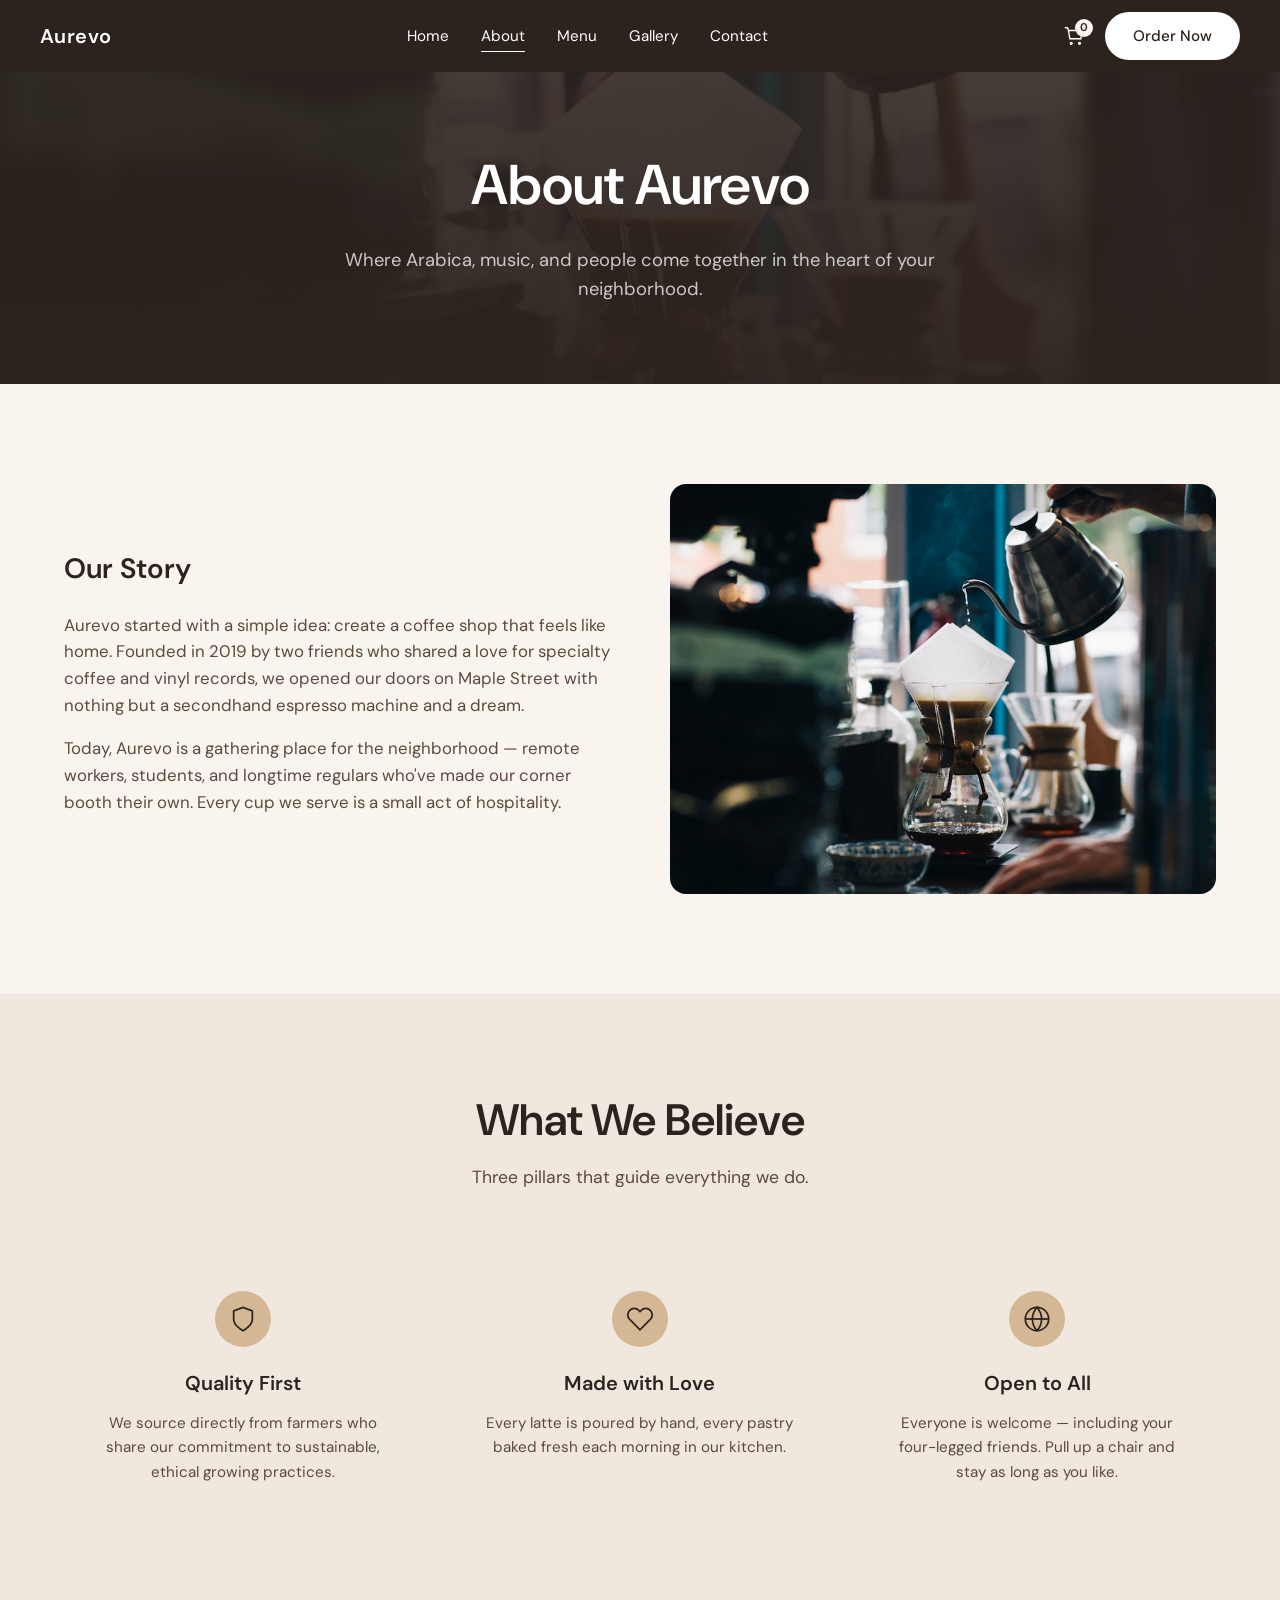
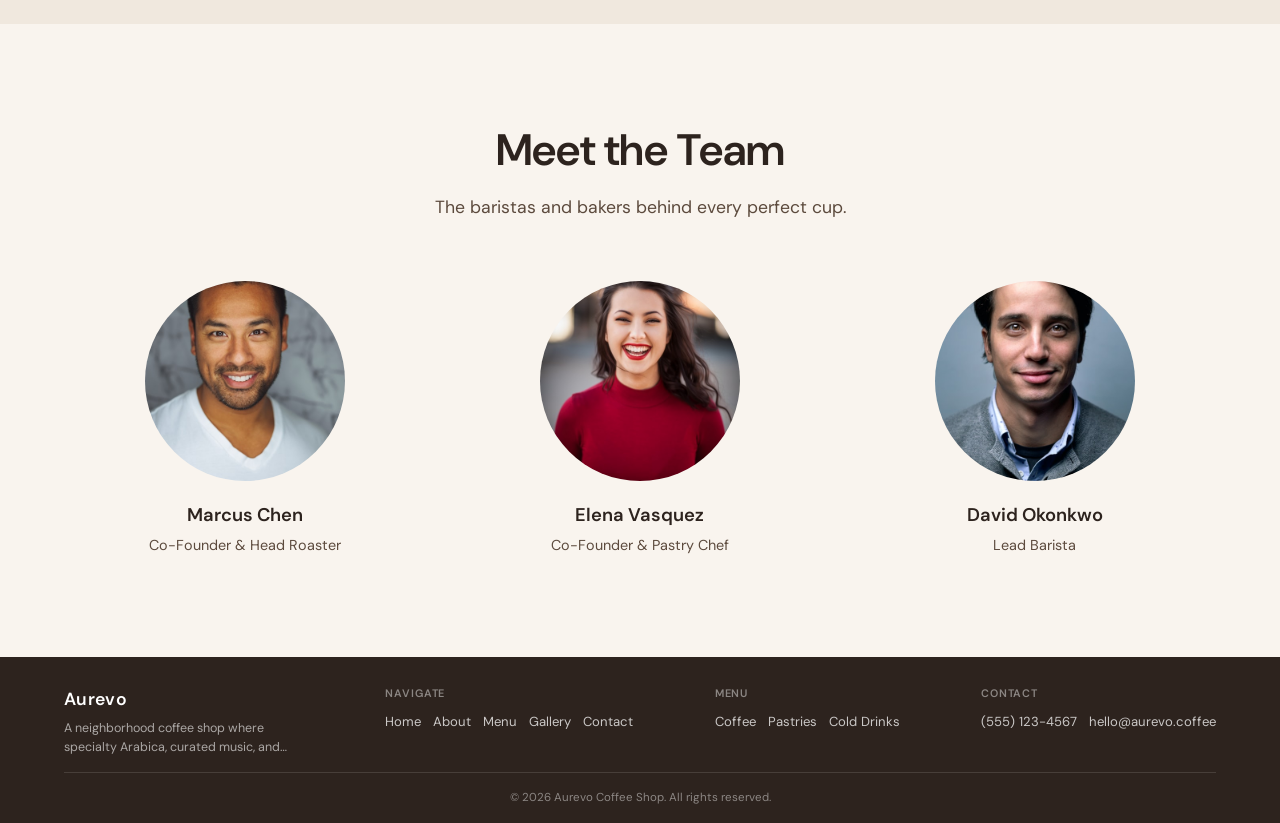
<file: about.html>
<!DOCTYPE html>
<html lang="en">
<head>
  <meta charset="UTF-8">
  <meta name="viewport" content="width=device-width, initial-scale=1.0">
  <title>About — Aurevo Coffee Shop</title>
  <meta name="description" content="Learn about Aurevo — our story, our team, and our passion for specialty coffee and community.">
  <link rel="stylesheet" href="css/style.css">
</head>
<body>
  <header class="header">
    <div class="header__inner">
      <a href="index.html" class="header__logo">Aurevo</a>
      <nav class="header__nav">
        <a href="index.html">Home</a>
        <a href="about.html" class="active">About</a>
        <a href="menu.html">Menu</a>
        <a href="gallery.html">Gallery</a>
        <a href="contact.html">Contact</a>
      </nav>
      <div class="header__actions">
        <a href="cart.html" class="header__cart" aria-label="Shopping cart">
          <svg viewBox="0 0 24 24" fill="none" stroke="currentColor" stroke-width="1.5">
            <path d="M6 6h15l-1.5 9h-12L6 6z"/>
            <path d="M6 6L5 3H2"/>
            <circle cx="9" cy="20" r="1"/>
            <circle cx="18" cy="20" r="1"/>
          </svg>
          <span class="header__cart-count" hidden>0</span>
        </a>
        <a href="menu.html" class="btn btn--white">Order Now</a>
        <button class="header__toggle" aria-label="Toggle menu">
          <span></span><span></span><span></span>
        </button>
      </div>
    </div>
  </header>

  <main>
    <section class="page-hero page-hero--image page-hero--about">
      <div class="container">
        <h1 class="page-hero__title">About Aurevo</h1>
        <p class="page-hero__subtitle">Where Arabica, music, and people come together in the heart of your neighborhood.</p>
      </div>
    </section>

    <section class="section section--cream">
      <div class="container">
        <div class="about-grid">
          <div class="about-grid__text">
            <h3>Our Story</h3>
            <p>Aurevo started with a simple idea: create a coffee shop that feels like home. Founded in 2019 by two friends who shared a love for specialty coffee and vinyl records, we opened our doors on Maple Street with nothing but a secondhand espresso machine and a dream.</p>
            <p>Today, Aurevo is a gathering place for the neighborhood — remote workers, students, and longtime regulars who've made our corner booth their own. Every cup we serve is a small act of hospitality.</p>
          </div>
          <img class="about-grid__image" src="images/cafe-interior.jpg" alt="Interior of Aurevo coffee shop">
        </div>
      </div>
    </section>

    <section class="section section--light">
      <div class="container">
        <div class="section__header">
          <h2 class="section__title">What We Believe</h2>
          <p class="section__subtitle">Three pillars that guide everything we do.</p>
        </div>
        <div class="features">
          <div class="feature">
            <div class="feature__icon">
              <svg viewBox="0 0 24 24" fill="none" stroke-width="1.5">
                <path d="M12 22s8-4 8-10V5l-8-3-8 3v7c0 6 8 10 8 10z"/>
              </svg>
            </div>
            <h3 class="feature__title">Quality First</h3>
            <p class="feature__text">We source directly from farmers who share our commitment to sustainable, ethical growing practices.</p>
          </div>
          <div class="feature">
            <div class="feature__icon">
              <svg viewBox="0 0 24 24" fill="none" stroke-width="1.5">
                <path d="M20.84 4.61a5.5 5.5 0 0 0-7.78 0L12 5.67l-1.06-1.06a5.5 5.5 0 0 0-7.78 7.78l1.06 1.06L12 21.23l7.78-7.78 1.06-1.06a5.5 5.5 0 0 0 0-7.78z"/>
              </svg>
            </div>
            <h3 class="feature__title">Made with Love</h3>
            <p class="feature__text">Every latte is poured by hand, every pastry baked fresh each morning in our kitchen.</p>
          </div>
          <div class="feature">
            <div class="feature__icon">
              <svg viewBox="0 0 24 24" fill="none" stroke-width="1.5">
                <circle cx="12" cy="12" r="10"/>
                <line x1="2" y1="12" x2="22" y2="12"/>
                <path d="M12 2a15.3 15.3 0 0 1 4 10 15.3 15.3 0 0 1-4 10 15.3 15.3 0 0 1-4-10 15.3 15.3 0 0 1 4-10z"/>
              </svg>
            </div>
            <h3 class="feature__title">Open to All</h3>
            <p class="feature__text">Everyone is welcome — including your four-legged friends. Pull up a chair and stay as long as you like.</p>
          </div>
        </div>
      </div>
    </section>

    <section class="section section--cream">
      <div class="container">
        <div class="section__header">
          <h2 class="section__title">Meet the Team</h2>
          <p class="section__subtitle">The baristas and bakers behind every perfect cup.</p>
        </div>
        <div class="team-grid">
          <div class="team-member">
            <img class="team-member__photo" src="images/team-marcus.jpg" alt="Marcus Chen">
            <p class="team-member__name">Marcus Chen</p>
            <p class="team-member__role">Co-Founder & Head Roaster</p>
          </div>
          <div class="team-member">
            <img class="team-member__photo" src="images/team-elena.jpg" alt="Elena Vasquez">
            <p class="team-member__name">Elena Vasquez</p>
            <p class="team-member__role">Co-Founder & Pastry Chef</p>
          </div>
          <div class="team-member">
            <img class="team-member__photo" src="images/team-david.jpg" alt="David Okonkwo">
            <p class="team-member__name">David Okonkwo</p>
            <p class="team-member__role">Lead Barista</p>
          </div>
        </div>
      </div>
    </section>
  </main>

  <footer class="footer">
    <div class="container">
      <div class="footer__grid">
        <div>
          <p class="footer__brand">Aurevo</p>
          <p class="footer__desc">A neighborhood coffee shop where specialty Arabica, curated music, and good people come together.</p>
        </div>
        <div>
          <p class="footer__heading">Navigate</p>
          <div class="footer__links">
            <a href="index.html">Home</a>
            <a href="about.html">About</a>
            <a href="menu.html">Menu</a>
            <a href="gallery.html">Gallery</a>
            <a href="contact.html">Contact</a>
          </div>
        </div>
        <div>
          <p class="footer__heading">Menu</p>
          <div class="footer__links">
            <a href="menu.html">Coffee</a>
            <a href="menu.html">Pastries</a>
            <a href="menu.html">Cold Drinks</a>
          </div>
        </div>
        <div>
          <p class="footer__heading">Contact</p>
          <div class="footer__links">
            <a href="tel:+15551234567">(555) 123-4567</a>
            <a href="mailto:hello@aurevo.coffee">hello@aurevo.coffee</a>
          </div>
        </div>
      </div>
      <div class="footer__bottom">
        <p>&copy; 2026 Aurevo Coffee Shop. All rights reserved.</p>
      </div>
    </div>
  </footer>

  <script src="js/cart.js"></script>
  <script src="js/main.js"></script>
</body>
</html>
</file>
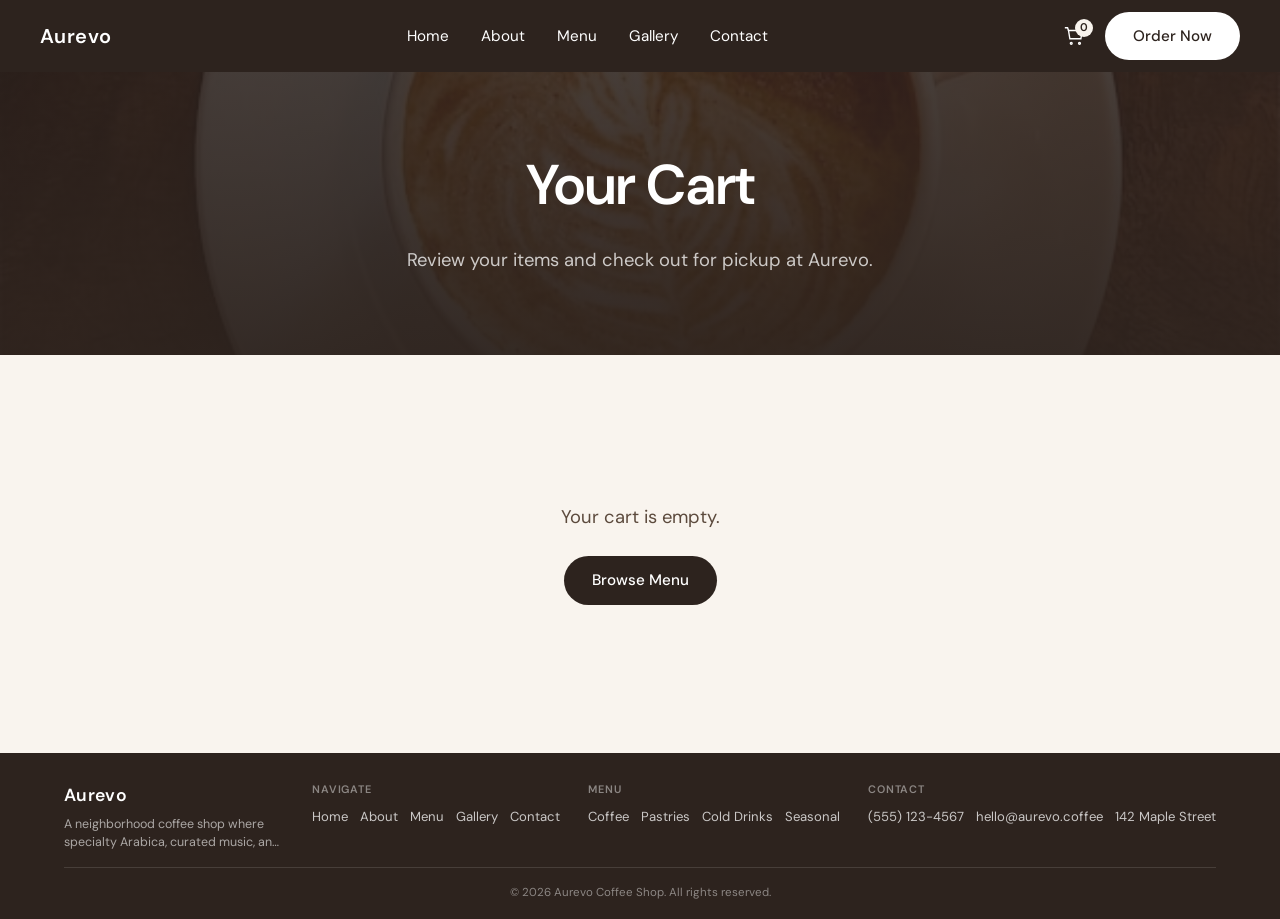
<file: cart.html>
<!DOCTYPE html>
<html lang="en">
<head>
  <meta charset="UTF-8">
  <meta name="viewport" content="width=device-width, initial-scale=1.0">
  <title>Cart & Checkout — Aurevo Coffee Shop</title>
  <meta name="description" content="Review your Aurevo order and check out for pickup.">
  <link rel="stylesheet" href="css/style.css">
</head>
<body>
  <header class="header">
    <div class="header__inner">
      <a href="index.html" class="header__logo">Aurevo</a>
      <nav class="header__nav">
        <a href="index.html">Home</a>
        <a href="about.html">About</a>
        <a href="menu.html">Menu</a>
        <a href="gallery.html">Gallery</a>
        <a href="contact.html">Contact</a>
      </nav>
      <div class="header__actions">
        <a href="cart.html" class="header__cart" aria-label="Shopping cart">
          <svg viewBox="0 0 24 24" fill="none" stroke="currentColor" stroke-width="1.5">
            <path d="M6 6h15l-1.5 9h-12L6 6z"/>
            <path d="M6 6L5 3H2"/>
            <circle cx="9" cy="20" r="1"/>
            <circle cx="18" cy="20" r="1"/>
          </svg>
          <span class="header__cart-count" hidden>0</span>
        </a>
        <a href="menu.html" class="btn btn--white">Order Now</a>
        <button class="header__toggle" aria-label="Toggle menu">
          <span></span><span></span><span></span>
        </button>
      </div>
    </div>
  </header>

  <main class="cart-page">
    <section class="page-hero page-hero--image page-hero--menu">
      <div class="container">
        <h1 class="page-hero__title">Your Cart</h1>
        <p class="page-hero__subtitle">Review your items and check out for pickup at Aurevo.</p>
      </div>
    </section>

    <section class="section section--cream">
      <div class="container">
        <div class="cart-empty">
          <p class="cart-empty__text">Your cart is empty.</p>
          <a href="menu.html" class="btn btn--dark">Browse Menu</a>
        </div>

        <div class="cart-content" hidden>
          <div class="cart-layout">
            <div class="cart-panel">
              <h2 class="cart-panel__title">Order Items</h2>
              <div class="cart-list"></div>
            </div>

            <div class="cart-panel cart-panel--summary">
              <h2 class="cart-panel__title">Checkout</h2>
              <div class="cart-summary">
                <div class="cart-summary__row">
                  <span>Subtotal</span>
                  <span class="cart-summary__subtotal">$0.00</span>
                </div>
                <div class="cart-summary__row cart-summary__row--total">
                  <span>Total</span>
                  <span class="cart-summary__total">$0.00</span>
                </div>
              </div>

              <form class="checkout-form">
                <div class="form-group">
                  <label for="checkout-name">Full Name</label>
                  <input type="text" id="checkout-name" name="name" required placeholder="Your name">
                </div>
                <div class="form-group">
                  <label for="checkout-phone">Phone</label>
                  <input type="tel" id="checkout-phone" name="phone" required placeholder="(555) 123-4567">
                </div>
                <div class="form-group">
                  <label for="checkout-email">Email</label>
                  <input type="email" id="checkout-email" name="email" required placeholder="you@email.com">
                </div>
                <div class="form-group">
                  <label for="checkout-time">Pickup Time</label>
                  <select id="checkout-time" name="pickup" required>
                    <option value="">Select a time</option>
                    <option value="asap">As soon as possible</option>
                    <option value="15">In 15 minutes</option>
                    <option value="30">In 30 minutes</option>
                    <option value="45">In 45 minutes</option>
                    <option value="60">In 1 hour</option>
                  </select>
                </div>
                <div class="form-group">
                  <label for="checkout-notes">Order Notes (optional)</label>
                  <textarea id="checkout-notes" name="notes" placeholder="Extra hot, oat milk, etc."></textarea>
                </div>
                <button type="submit" class="btn btn--dark checkout-form__submit">Place Order</button>
                <p class="checkout-form__note">Pay at pickup. We'll have your order ready at the counter.</p>
              </form>
            </div>
          </div>
        </div>

        <div class="checkout-success" hidden>
          <div class="checkout-success__box">
            <h2>Order Placed!</h2>
            <p>Thank you for your order. We'll start preparing it right away — see you at the counter.</p>
            <a href="menu.html" class="btn btn--dark">Order More</a>
            <a href="index.html" class="btn btn--outline">Back to Home</a>
          </div>
        </div>
      </div>
    </section>
  </main>

  <footer class="footer">
    <div class="container">
      <div class="footer__grid">
        <div>
          <p class="footer__brand">Aurevo</p>
          <p class="footer__desc">A neighborhood coffee shop where specialty Arabica, curated music, and good people come together.</p>
        </div>
        <div>
          <p class="footer__heading">Navigate</p>
          <div class="footer__links">
            <a href="index.html">Home</a>
            <a href="about.html">About</a>
            <a href="menu.html">Menu</a>
            <a href="gallery.html">Gallery</a>
            <a href="contact.html">Contact</a>
          </div>
        </div>
        <div>
          <p class="footer__heading">Menu</p>
          <div class="footer__links">
            <a href="menu.html">Coffee</a>
            <a href="menu.html">Pastries</a>
            <a href="menu.html">Cold Drinks</a>
            <a href="menu.html">Seasonal</a>
          </div>
        </div>
        <div>
          <p class="footer__heading">Contact</p>
          <div class="footer__links">
            <a href="tel:+15551234567">(555) 123-4567</a>
            <a href="mailto:hello@aurevo.coffee">hello@aurevo.coffee</a>
            <a href="contact.html">142 Maple Street</a>
          </div>
        </div>
      </div>
      <div class="footer__bottom">
        <p>&copy; 2026 Aurevo Coffee Shop. All rights reserved.</p>
      </div>
    </div>
  </footer>

  <script src="js/cart.js"></script>
  <script src="js/main.js"></script>
</body>
</html>
</file>
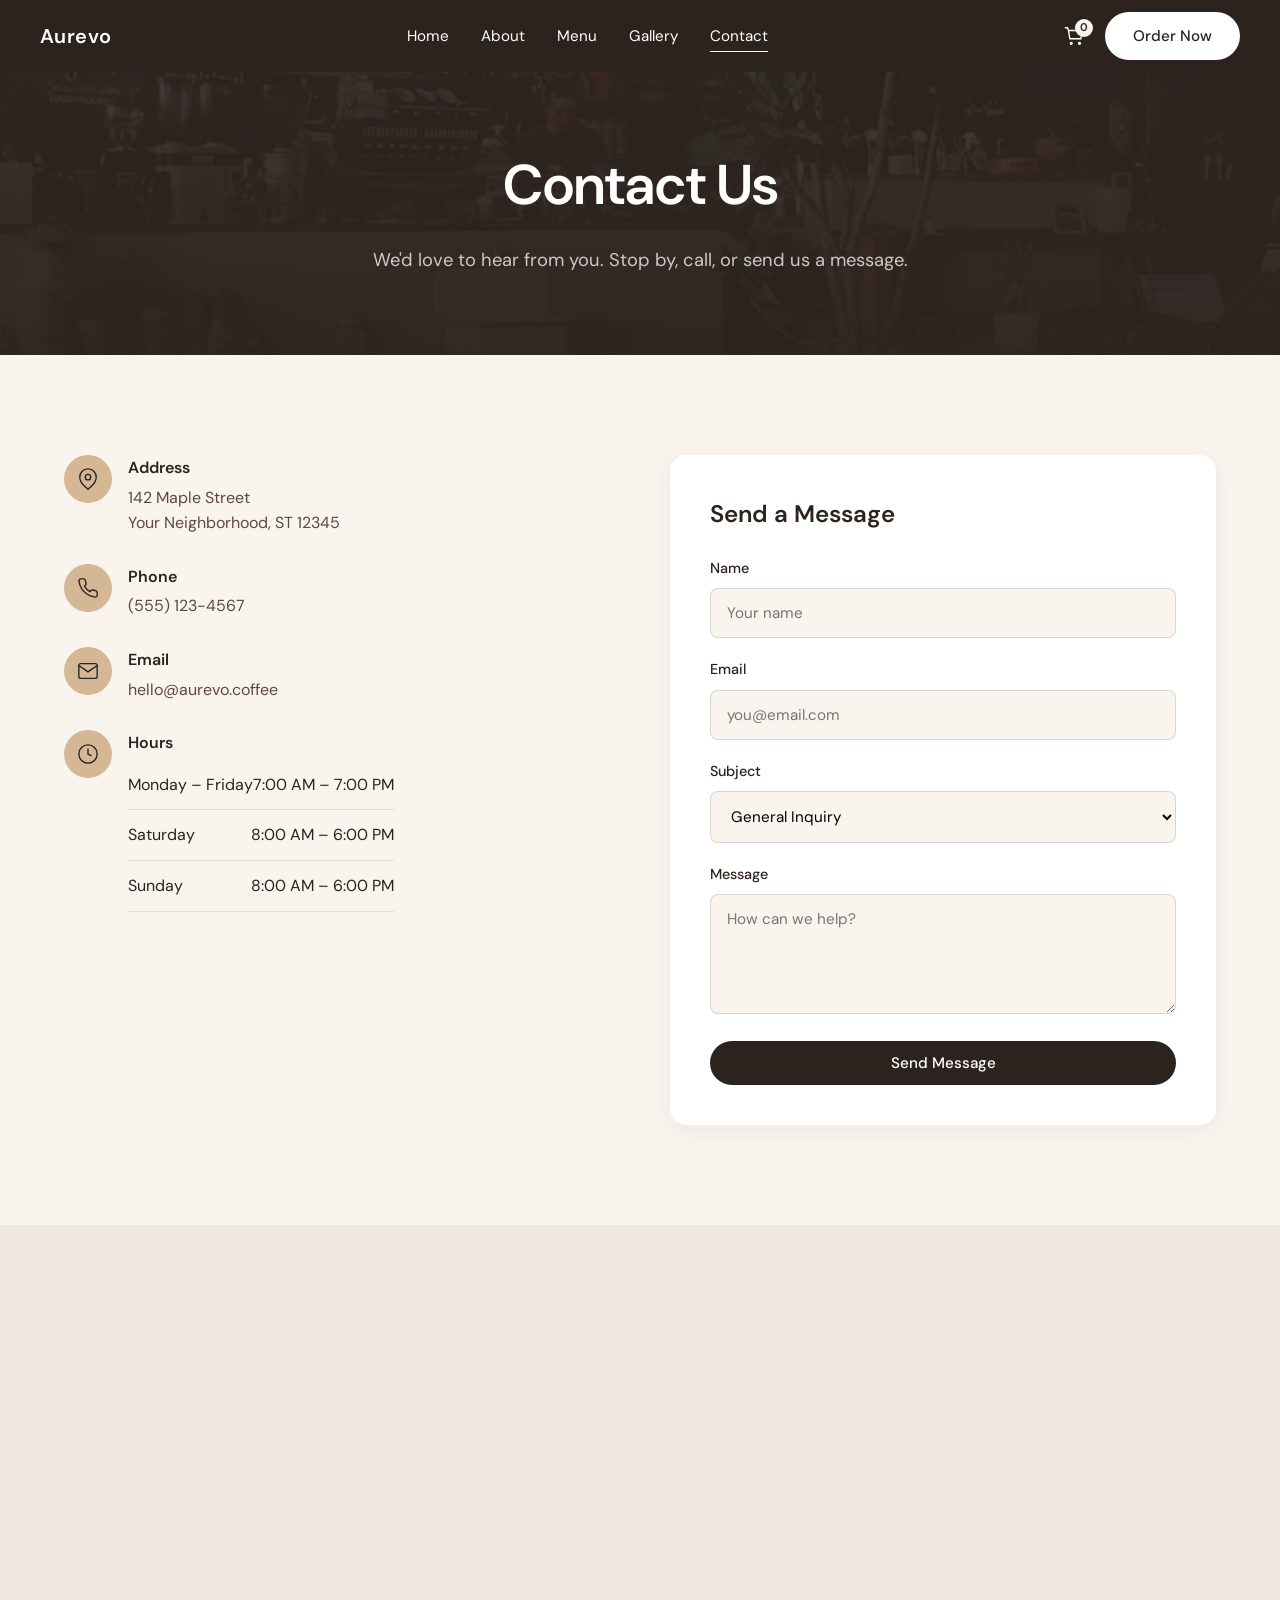
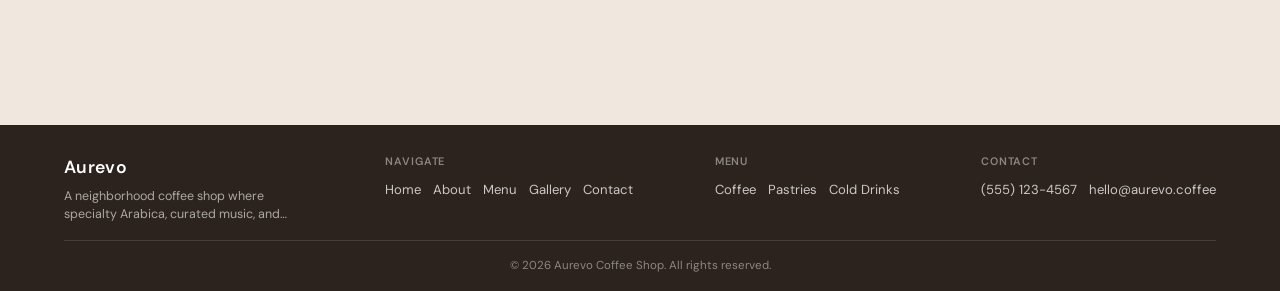
<file: contact.html>
<!DOCTYPE html>
<html lang="en">
<head>
  <meta charset="UTF-8">
  <meta name="viewport" content="width=device-width, initial-scale=1.0">
  <title>Contact — Aurevo Coffee Shop</title>
  <meta name="description" content="Get in touch with Aurevo. Find our location, hours, and send us a message.">
  <link rel="stylesheet" href="css/style.css">
</head>
<body>
  <header class="header">
    <div class="header__inner">
      <a href="index.html" class="header__logo">Aurevo</a>
      <nav class="header__nav">
        <a href="index.html">Home</a>
        <a href="about.html">About</a>
        <a href="menu.html">Menu</a>
        <a href="gallery.html">Gallery</a>
        <a href="contact.html" class="active">Contact</a>
      </nav>
      <div class="header__actions">
        <a href="cart.html" class="header__cart" aria-label="Shopping cart">
          <svg viewBox="0 0 24 24" fill="none" stroke="currentColor" stroke-width="1.5">
            <path d="M6 6h15l-1.5 9h-12L6 6z"/>
            <path d="M6 6L5 3H2"/>
            <circle cx="9" cy="20" r="1"/>
            <circle cx="18" cy="20" r="1"/>
          </svg>
          <span class="header__cart-count" hidden>0</span>
        </a>
        <a href="menu.html" class="btn btn--white">Order Now</a>
        <button class="header__toggle" aria-label="Toggle menu">
          <span></span><span></span><span></span>
        </button>
      </div>
    </div>
  </header>

  <main>
    <section class="page-hero page-hero--image page-hero--contact">
      <div class="container">
        <h1 class="page-hero__title">Contact Us</h1>
        <p class="page-hero__subtitle">We'd love to hear from you. Stop by, call, or send us a message.</p>
      </div>
    </section>

    <section class="section section--cream">
      <div class="container">
        <div class="contact-grid">
          <div class="contact-info">
            <div class="contact-info__item">
              <div class="contact-info__icon">
                <svg viewBox="0 0 24 24" fill="none" stroke-width="1.5">
                  <path d="M21 10c0 7-9 13-9 13s-9-6-9-13a9 9 0 0 1 18 0z"/>
                  <circle cx="12" cy="10" r="3"/>
                </svg>
              </div>
              <div>
                <p class="contact-info__label">Address</p>
                <p class="contact-info__value">142 Maple Street<br>Your Neighborhood, ST 12345</p>
              </div>
            </div>
            <div class="contact-info__item">
              <div class="contact-info__icon">
                <svg viewBox="0 0 24 24" fill="none" stroke-width="1.5">
                  <path d="M22 16.92v3a2 2 0 0 1-2.18 2 19.79 19.79 0 0 1-8.63-3.07 19.5 19.5 0 0 1-6-6 19.79 19.79 0 0 1-3.07-8.67A2 2 0 0 1 4.11 2h3a2 2 0 0 1 2 1.72c.127.96.361 1.903.7 2.81a2 2 0 0 1-.45 2.11L8.09 9.91a16 16 0 0 0 6 6l1.27-1.27a2 2 0 0 1 2.11-.45c.907.339 1.85.573 2.81.7A2 2 0 0 1 22 16.92z"/>
                </svg>
              </div>
              <div>
                <p class="contact-info__label">Phone</p>
                <p class="contact-info__value"><a href="tel:+15551234567">(555) 123-4567</a></p>
              </div>
            </div>
            <div class="contact-info__item">
              <div class="contact-info__icon">
                <svg viewBox="0 0 24 24" fill="none" stroke-width="1.5">
                  <path d="M4 4h16c1.1 0 2 .9 2 2v12c0 1.1-.9 2-2 2H4c-1.1 0-2-.9-2-2V6c0-1.1.9-2 2-2z"/>
                  <polyline points="22,6 12,13 2,6"/>
                </svg>
              </div>
              <div>
                <p class="contact-info__label">Email</p>
                <p class="contact-info__value"><a href="mailto:hello@aurevo.coffee">hello@aurevo.coffee</a></p>
              </div>
            </div>
            <div class="contact-info__item">
              <div class="contact-info__icon">
                <svg viewBox="0 0 24 24" fill="none" stroke-width="1.5">
                  <circle cx="12" cy="12" r="10"/>
                  <polyline points="12 6 12 12 16 14"/>
                </svg>
              </div>
              <div>
                <p class="contact-info__label">Hours</p>
                <ul class="hours-list">
                  <li><span>Monday – Friday</span><span>7:00 AM – 7:00 PM</span></li>
                  <li><span>Saturday</span><span>8:00 AM – 6:00 PM</span></li>
                  <li><span>Sunday</span><span>8:00 AM – 6:00 PM</span></li>
                </ul>
              </div>
            </div>
          </div>

          <div class="contact-form">
            <h3 style="margin-bottom: 24px; font-size: 1.5rem; font-weight: 600;">Send a Message</h3>
            <form>
              <div class="form-group">
                <label for="name">Name</label>
                <input type="text" id="name" name="name" required placeholder="Your name">
              </div>
              <div class="form-group">
                <label for="email">Email</label>
                <input type="email" id="email" name="email" required placeholder="you@email.com">
              </div>
              <div class="form-group">
                <label for="subject">Subject</label>
                <select id="subject" name="subject">
                  <option value="general">General Inquiry</option>
                  <option value="catering">Catering & Events</option>
                  <option value="feedback">Feedback</option>
                  <option value="wholesale">Wholesale Coffee</option>
                </select>
              </div>
              <div class="form-group">
                <label for="message">Message</label>
                <textarea id="message" name="message" required placeholder="How can we help?"></textarea>
              </div>
              <button type="submit" class="btn btn--dark" style="width: 100%;">Send Message</button>
            </form>
          </div>
        </div>
      </div>
    </section>

    <section class="section section--light" style="padding-top: 0;">
      <div class="container">
        <div class="map-container">
          <iframe
            src="https://www.google.com/maps/embed?pb=!1m18!1m12!1m3!1d3024.2219901290355!2d-74.00369368400567!3d40.71312937933185!2m3!1f0!2f0!3f0!3m2!1i1024!2i768!4f13.1!3m3!1m2!1s0x89c25a23e28c1031%3A0x486ecf6eae261ecb!2sGoogle!5e0!3m2!1sen!2sus!4v1635958842003!5m2!1sen!2sus"
            allowfullscreen=""
            loading="lazy"
            referrerpolicy="no-referrer-when-downgrade"
            title="Aurevo location map">
          </iframe>
        </div>
      </div>
    </section>
  </main>

  <footer class="footer">
    <div class="container">
      <div class="footer__grid">
        <div>
          <p class="footer__brand">Aurevo</p>
          <p class="footer__desc">A neighborhood coffee shop where specialty Arabica, curated music, and good people come together.</p>
        </div>
        <div>
          <p class="footer__heading">Navigate</p>
          <div class="footer__links">
            <a href="index.html">Home</a>
            <a href="about.html">About</a>
            <a href="menu.html">Menu</a>
            <a href="gallery.html">Gallery</a>
            <a href="contact.html">Contact</a>
          </div>
        </div>
        <div>
          <p class="footer__heading">Menu</p>
          <div class="footer__links">
            <a href="menu.html">Coffee</a>
            <a href="menu.html">Pastries</a>
            <a href="menu.html">Cold Drinks</a>
          </div>
        </div>
        <div>
          <p class="footer__heading">Contact</p>
          <div class="footer__links">
            <a href="tel:+15551234567">(555) 123-4567</a>
            <a href="mailto:hello@aurevo.coffee">hello@aurevo.coffee</a>
          </div>
        </div>
      </div>
      <div class="footer__bottom">
        <p>&copy; 2026 Aurevo Coffee Shop. All rights reserved.</p>
      </div>
    </div>
  </footer>

  <script src="js/cart.js"></script>
  <script src="js/main.js"></script>
</body>
</html>
</file>
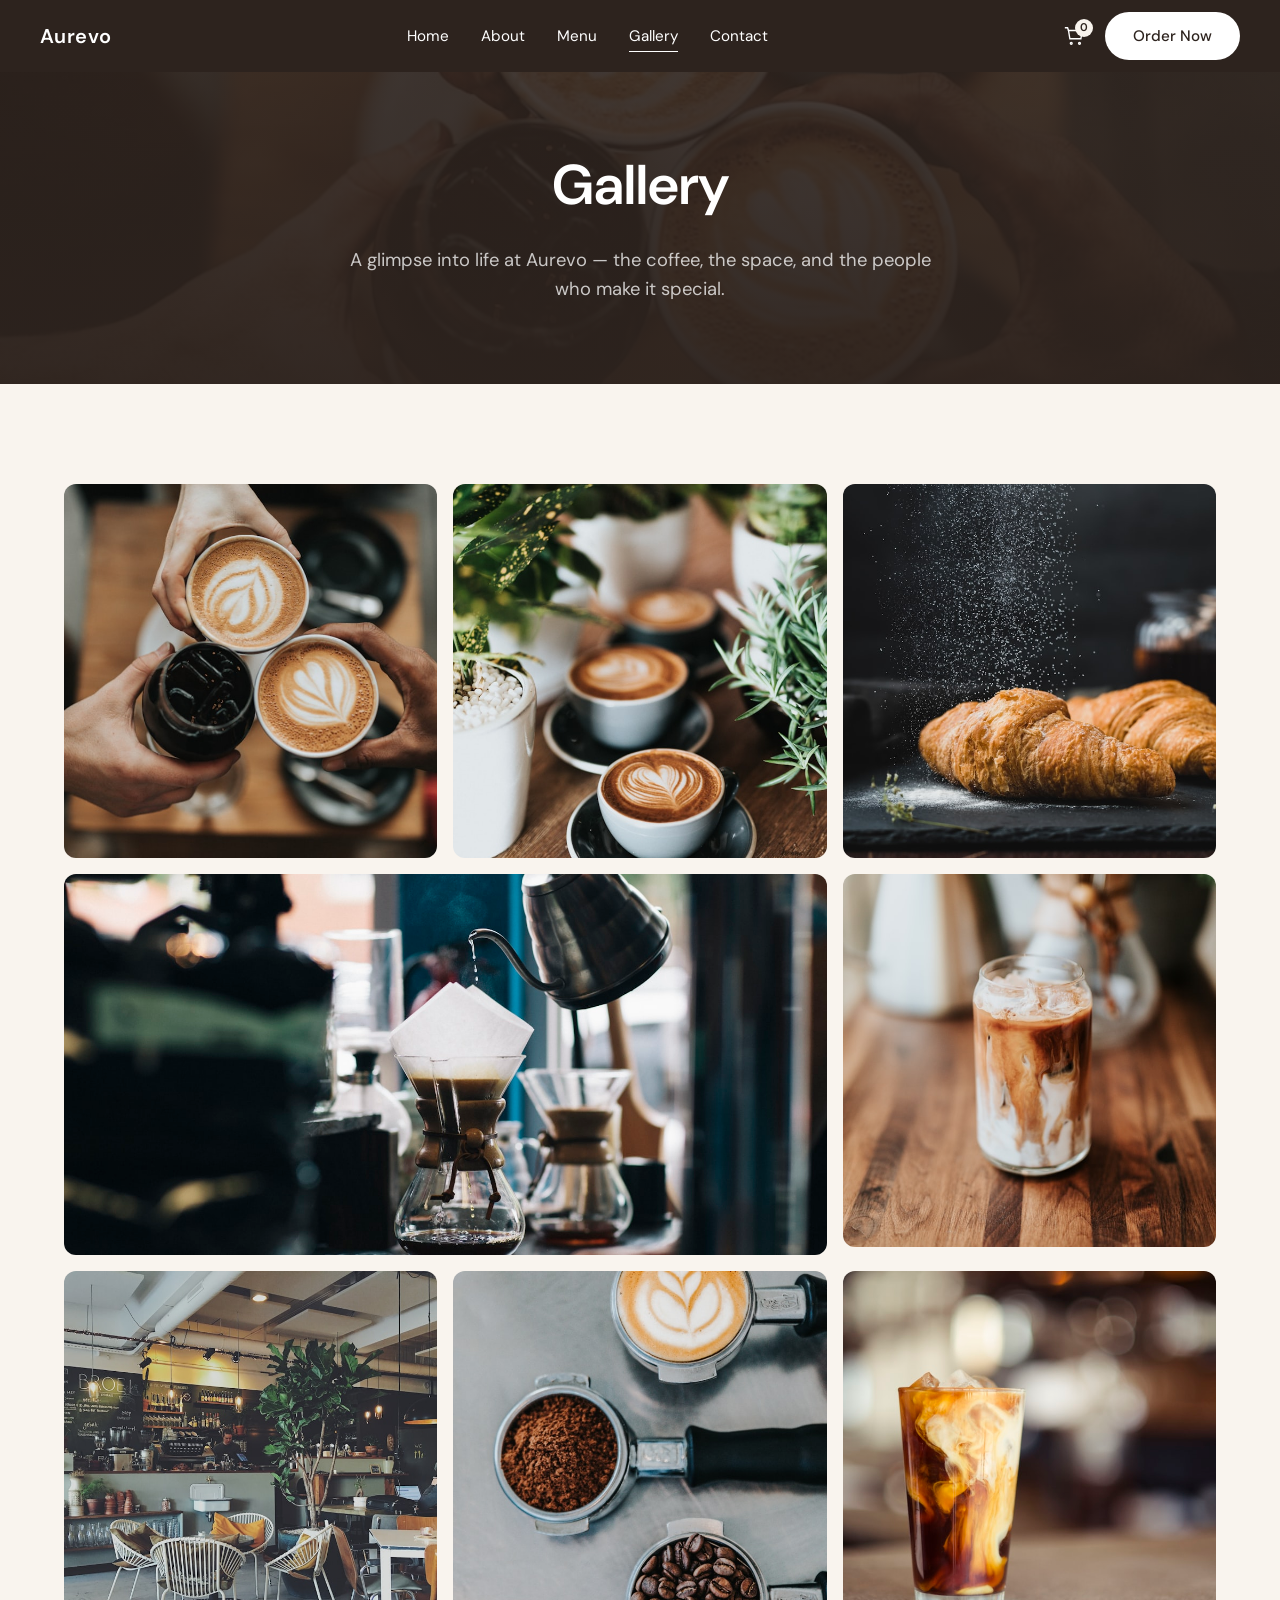
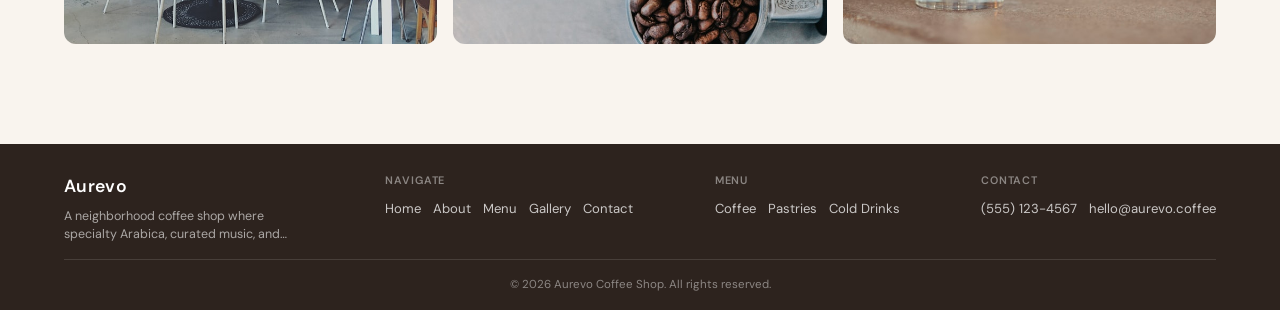
<file: gallery.html>
<!DOCTYPE html>
<html lang="en">
<head>
  <meta charset="UTF-8">
  <meta name="viewport" content="width=device-width, initial-scale=1.0">
  <title>Gallery — Aurevo Coffee Shop</title>
  <meta name="description" content="Browse photos of Aurevo coffee shop — our space, our drinks, and our community.">
  <link rel="stylesheet" href="css/style.css">
</head>
<body>
  <header class="header">
    <div class="header__inner">
      <a href="index.html" class="header__logo">Aurevo</a>
      <nav class="header__nav">
        <a href="index.html">Home</a>
        <a href="about.html">About</a>
        <a href="menu.html">Menu</a>
        <a href="gallery.html" class="active">Gallery</a>
        <a href="contact.html">Contact</a>
      </nav>
      <div class="header__actions">
        <a href="cart.html" class="header__cart" aria-label="Shopping cart">
          <svg viewBox="0 0 24 24" fill="none" stroke="currentColor" stroke-width="1.5">
            <path d="M6 6h15l-1.5 9h-12L6 6z"/>
            <path d="M6 6L5 3H2"/>
            <circle cx="9" cy="20" r="1"/>
            <circle cx="18" cy="20" r="1"/>
          </svg>
          <span class="header__cart-count" hidden>0</span>
        </a>
        <a href="menu.html" class="btn btn--white">Order Now</a>
        <button class="header__toggle" aria-label="Toggle menu">
          <span></span><span></span><span></span>
        </button>
      </div>
    </div>
  </header>

  <main>
    <section class="page-hero page-hero--image page-hero--gallery">
      <div class="container">
        <h1 class="page-hero__title">Gallery</h1>
        <p class="page-hero__subtitle">A glimpse into life at Aurevo — the coffee, the space, and the people who make it special.</p>
      </div>
    </section>

    <section class="section section--cream">
      <div class="container">
        <div class="gallery-grid">
          <img src="images/latte-art.jpg" alt="Latte art being poured" loading="lazy">
          <img src="images/coffee-beans.jpg" alt="Coffee beans close up" loading="lazy">
          <img src="images/croissants.jpg" alt="Fresh croissants on display" loading="lazy">
          <img class="gallery-item--wide" src="images/cafe-interior-wide.jpg" alt="Cozy coffee shop interior" loading="lazy">
          <img src="images/iced-coffee.jpg" alt="Iced coffee drink" loading="lazy">
          <img src="images/cafe-counter.jpg" alt="Coffee shop counter" loading="lazy">
          <img src="images/pour-over.jpg" alt="Pour over coffee brewing" loading="lazy">
          <img src="images/espresso-machine.jpg" alt="Espresso machine in action" loading="lazy">
        </div>
      </div>
    </section>
  </main>

  <footer class="footer">
    <div class="container">
      <div class="footer__grid">
        <div>
          <p class="footer__brand">Aurevo</p>
          <p class="footer__desc">A neighborhood coffee shop where specialty Arabica, curated music, and good people come together.</p>
        </div>
        <div>
          <p class="footer__heading">Navigate</p>
          <div class="footer__links">
            <a href="index.html">Home</a>
            <a href="about.html">About</a>
            <a href="menu.html">Menu</a>
            <a href="gallery.html">Gallery</a>
            <a href="contact.html">Contact</a>
          </div>
        </div>
        <div>
          <p class="footer__heading">Menu</p>
          <div class="footer__links">
            <a href="menu.html">Coffee</a>
            <a href="menu.html">Pastries</a>
            <a href="menu.html">Cold Drinks</a>
          </div>
        </div>
        <div>
          <p class="footer__heading">Contact</p>
          <div class="footer__links">
            <a href="tel:+15551234567">(555) 123-4567</a>
            <a href="mailto:hello@aurevo.coffee">hello@aurevo.coffee</a>
          </div>
        </div>
      </div>
      <div class="footer__bottom">
        <p>&copy; 2026 Aurevo Coffee Shop. All rights reserved.</p>
      </div>
    </div>
  </footer>

  <script src="js/cart.js"></script>
  <script src="js/main.js"></script>
</body>
</html>
</file>
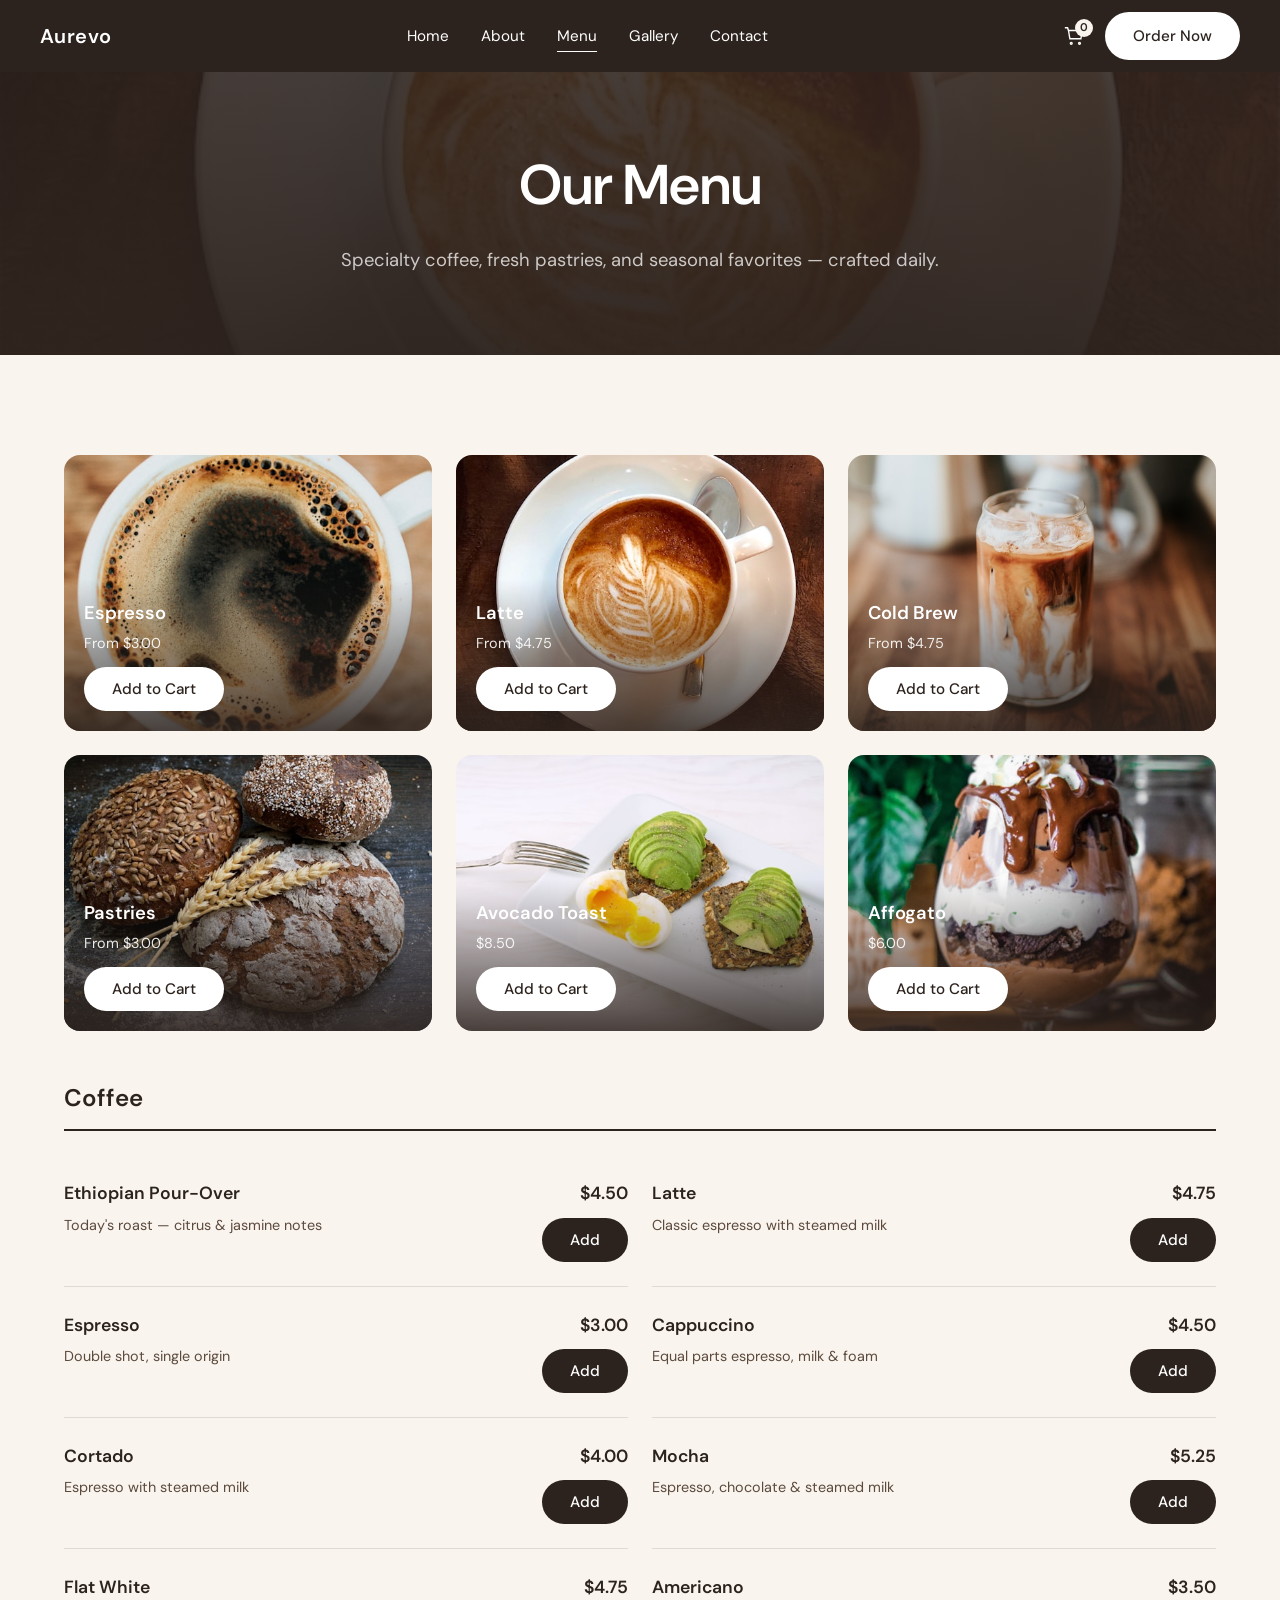
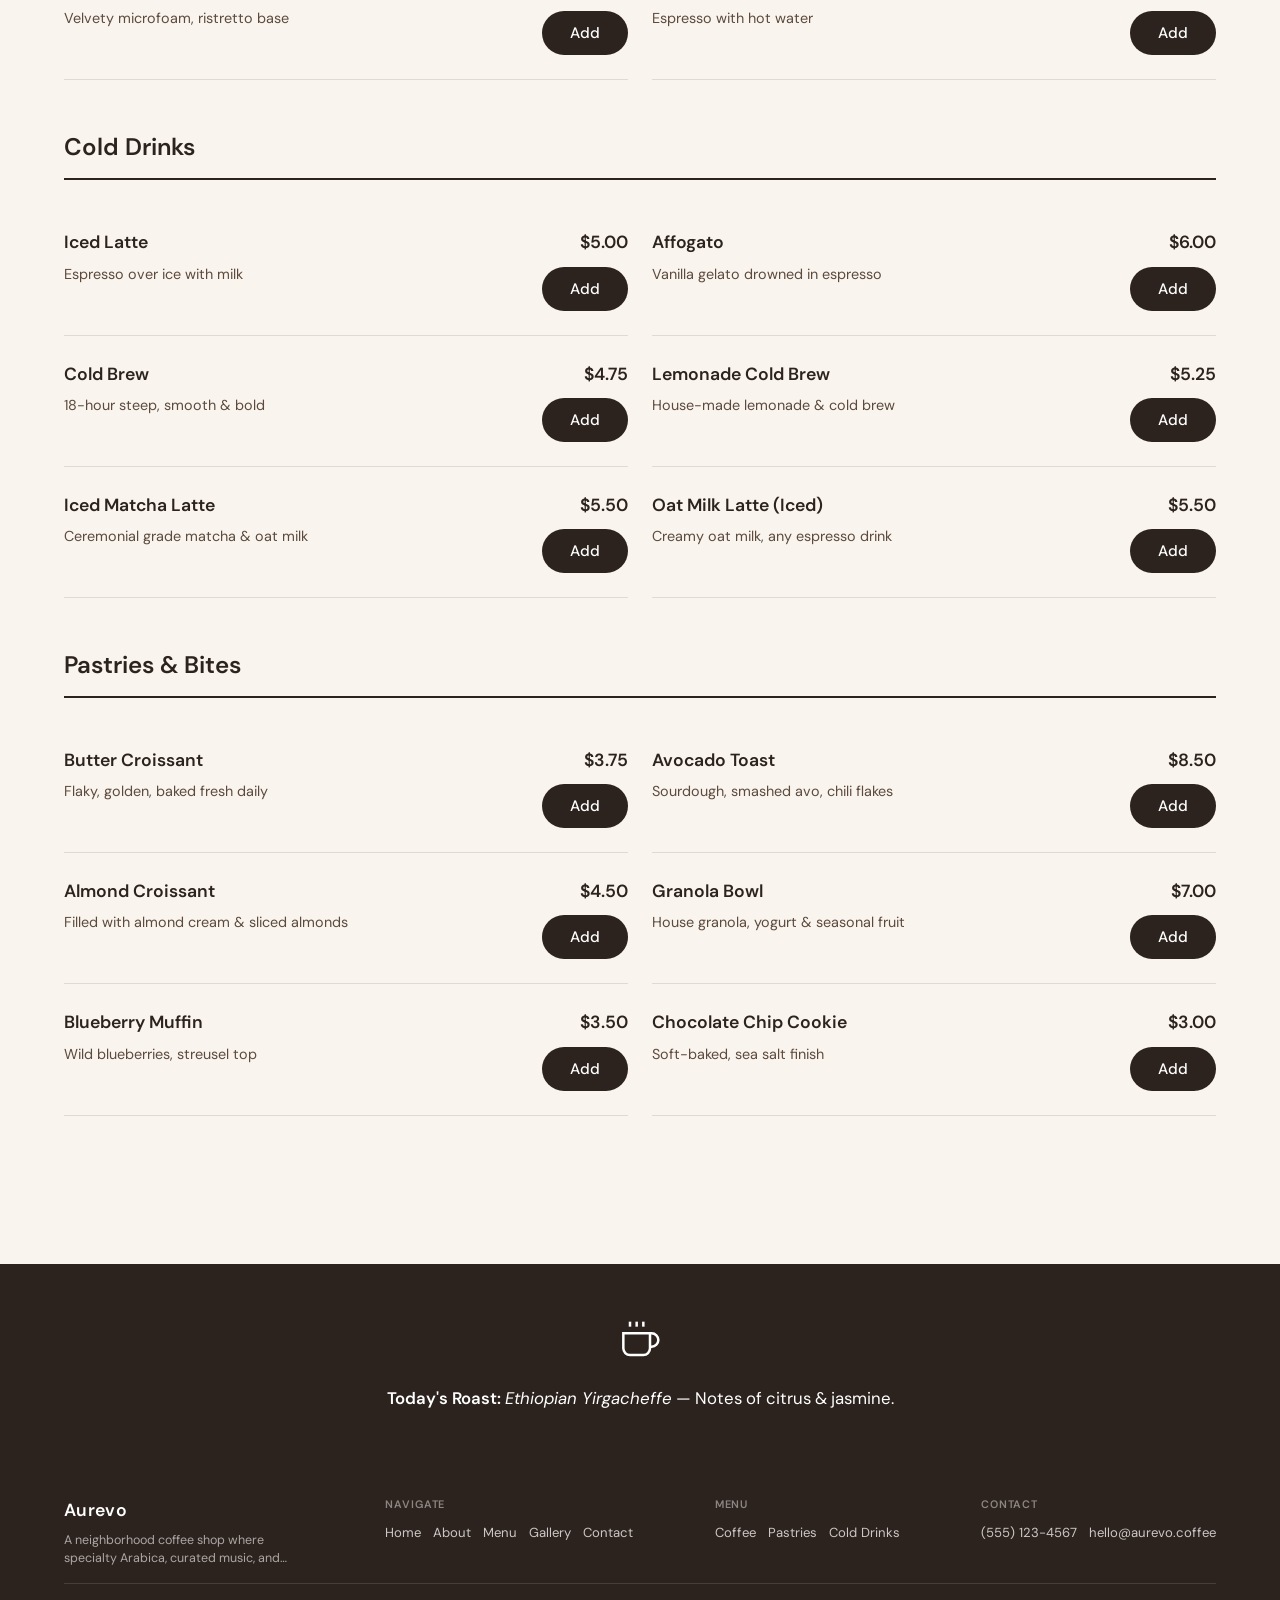
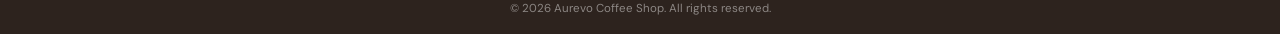
<file: menu.html>
<!DOCTYPE html>
<html lang="en">
<head>
  <meta charset="UTF-8">
  <meta name="viewport" content="width=device-width, initial-scale=1.0">
  <title>Menu — Aurevo Coffee Shop</title>
  <meta name="description" content="Explore Aurevo's menu of specialty coffee, fresh pastries, and seasonal drinks.">
  <link rel="stylesheet" href="css/style.css">
</head>
<body>
  <header class="header">
    <div class="header__inner">
      <a href="index.html" class="header__logo">Aurevo</a>
      <nav class="header__nav">
        <a href="index.html">Home</a>
        <a href="about.html">About</a>
        <a href="menu.html" class="active">Menu</a>
        <a href="gallery.html">Gallery</a>
        <a href="contact.html">Contact</a>
      </nav>
      <div class="header__actions">
        <a href="cart.html" class="header__cart" aria-label="Shopping cart">
          <svg viewBox="0 0 24 24" fill="none" stroke="currentColor" stroke-width="1.5">
            <path d="M6 6h15l-1.5 9h-12L6 6z"/>
            <path d="M6 6L5 3H2"/>
            <circle cx="9" cy="20" r="1"/>
            <circle cx="18" cy="20" r="1"/>
          </svg>
          <span class="header__cart-count" hidden>0</span>
        </a>
        <a href="menu.html" class="btn btn--white">Order Now</a>
        <button class="header__toggle" aria-label="Toggle menu">
          <span></span><span></span><span></span>
        </button>
      </div>
    </div>
  </header>

  <main>
    <section class="page-hero page-hero--image page-hero--menu">
      <div class="container">
        <h1 class="page-hero__title">Our Menu</h1>
        <p class="page-hero__subtitle">Specialty coffee, fresh pastries, and seasonal favorites — crafted daily.</p>
      </div>
    </section>

    <section class="section section--cream">
      <div class="container">
        <div class="menu-showcase">
          <div class="menu-showcase__item">
            <img src="images/menu-espresso.jpg" alt="Fresh espresso shot">
            <div class="menu-showcase__label">
              <h4>Espresso</h4>
              <p>From $3.00</p>
            </div>
          </div>
          <div class="menu-showcase__item">
            <img src="images/menu-latte.jpg" alt="Creamy latte with art">
            <div class="menu-showcase__label">
              <h4>Latte</h4>
              <p>From $4.75</p>
            </div>
          </div>
          <div class="menu-showcase__item">
            <img src="images/menu-cold-brew.jpg" alt="Iced cold brew coffee">
            <div class="menu-showcase__label">
              <h4>Cold Brew</h4>
              <p>From $4.75</p>
            </div>
          </div>
          <div class="menu-showcase__item">
            <img src="images/menu-pastry.jpg" alt="Fresh baked pastries">
            <div class="menu-showcase__label">
              <h4>Pastries</h4>
              <p>From $3.00</p>
            </div>
          </div>
          <div class="menu-showcase__item">
            <img src="images/menu-avocado-toast.jpg" alt="Avocado toast on sourdough">
            <div class="menu-showcase__label">
              <h4>Avocado Toast</h4>
              <p>$8.50</p>
            </div>
          </div>
          <div class="menu-showcase__item">
            <img src="images/menu-affogato.jpg" alt="Affogato dessert with espresso">
            <div class="menu-showcase__label">
              <h4>Affogato</h4>
              <p>$6.00</p>
            </div>
          </div>
        </div>

        <div class="menu-category">
          <h3 class="menu-category__title">Coffee</h3>
          <div class="menu-grid">
            <div>
              <div class="menu-item">
                <div class="menu-item__info">
                  <h4>Ethiopian Pour-Over</h4>
                  <p>Today's roast — citrus & jasmine notes</p>
                </div>
                <span class="menu-item__price">$4.50</span>
              </div>
              <div class="menu-item">
                <div class="menu-item__info">
                  <h4>Espresso</h4>
                  <p>Double shot, single origin</p>
                </div>
                <span class="menu-item__price">$3.00</span>
              </div>
              <div class="menu-item">
                <div class="menu-item__info">
                  <h4>Cortado</h4>
                  <p>Espresso with steamed milk</p>
                </div>
                <span class="menu-item__price">$4.00</span>
              </div>
              <div class="menu-item">
                <div class="menu-item__info">
                  <h4>Flat White</h4>
                  <p>Velvety microfoam, ristretto base</p>
                </div>
                <span class="menu-item__price">$4.75</span>
              </div>
            </div>
            <div>
              <div class="menu-item">
                <div class="menu-item__info">
                  <h4>Latte</h4>
                  <p>Classic espresso with steamed milk</p>
                </div>
                <span class="menu-item__price">$4.75</span>
              </div>
              <div class="menu-item">
                <div class="menu-item__info">
                  <h4>Cappuccino</h4>
                  <p>Equal parts espresso, milk & foam</p>
                </div>
                <span class="menu-item__price">$4.50</span>
              </div>
              <div class="menu-item">
                <div class="menu-item__info">
                  <h4>Mocha</h4>
                  <p>Espresso, chocolate & steamed milk</p>
                </div>
                <span class="menu-item__price">$5.25</span>
              </div>
              <div class="menu-item">
                <div class="menu-item__info">
                  <h4>Americano</h4>
                  <p>Espresso with hot water</p>
                </div>
                <span class="menu-item__price">$3.50</span>
              </div>
            </div>
          </div>
        </div>

        <div class="menu-category">
          <h3 class="menu-category__title">Cold Drinks</h3>
          <div class="menu-grid">
            <div>
              <div class="menu-item">
                <div class="menu-item__info">
                  <h4>Iced Latte</h4>
                  <p>Espresso over ice with milk</p>
                </div>
                <span class="menu-item__price">$5.00</span>
              </div>
              <div class="menu-item">
                <div class="menu-item__info">
                  <h4>Cold Brew</h4>
                  <p>18-hour steep, smooth & bold</p>
                </div>
                <span class="menu-item__price">$4.75</span>
              </div>
              <div class="menu-item">
                <div class="menu-item__info">
                  <h4>Iced Matcha Latte</h4>
                  <p>Ceremonial grade matcha & oat milk</p>
                </div>
                <span class="menu-item__price">$5.50</span>
              </div>
            </div>
            <div>
              <div class="menu-item">
                <div class="menu-item__info">
                  <h4>Affogato</h4>
                  <p>Vanilla gelato drowned in espresso</p>
                </div>
                <span class="menu-item__price">$6.00</span>
              </div>
              <div class="menu-item">
                <div class="menu-item__info">
                  <h4>Lemonade Cold Brew</h4>
                  <p>House-made lemonade & cold brew</p>
                </div>
                <span class="menu-item__price">$5.25</span>
              </div>
              <div class="menu-item">
                <div class="menu-item__info">
                  <h4>Oat Milk Latte (Iced)</h4>
                  <p>Creamy oat milk, any espresso drink</p>
                </div>
                <span class="menu-item__price">$5.50</span>
              </div>
            </div>
          </div>
        </div>

        <div class="menu-category">
          <h3 class="menu-category__title">Pastries & Bites</h3>
          <div class="menu-grid">
            <div>
              <div class="menu-item">
                <div class="menu-item__info">
                  <h4>Butter Croissant</h4>
                  <p>Flaky, golden, baked fresh daily</p>
                </div>
                <span class="menu-item__price">$3.75</span>
              </div>
              <div class="menu-item">
                <div class="menu-item__info">
                  <h4>Almond Croissant</h4>
                  <p>Filled with almond cream & sliced almonds</p>
                </div>
                <span class="menu-item__price">$4.50</span>
              </div>
              <div class="menu-item">
                <div class="menu-item__info">
                  <h4>Blueberry Muffin</h4>
                  <p>Wild blueberries, streusel top</p>
                </div>
                <span class="menu-item__price">$3.50</span>
              </div>
            </div>
            <div>
              <div class="menu-item">
                <div class="menu-item__info">
                  <h4>Avocado Toast</h4>
                  <p>Sourdough, smashed avo, chili flakes</p>
                </div>
                <span class="menu-item__price">$8.50</span>
              </div>
              <div class="menu-item">
                <div class="menu-item__info">
                  <h4>Granola Bowl</h4>
                  <p>House granola, yogurt & seasonal fruit</p>
                </div>
                <span class="menu-item__price">$7.00</span>
              </div>
              <div class="menu-item">
                <div class="menu-item__info">
                  <h4>Chocolate Chip Cookie</h4>
                  <p>Soft-baked, sea salt finish</p>
                </div>
                <span class="menu-item__price">$3.00</span>
              </div>
            </div>
          </div>
        </div>
      </div>
    </section>

    <div class="roast-bar">
      <span class="roast-bar__icon">
        <svg viewBox="0 0 24 24" stroke-width="1.5">
          <path d="M18 8h1a4 4 0 0 1 0 8h-1"/>
          <path d="M2 8h16v9a4 4 0 0 1-4 4H6a4 4 0 0 1-4-4V8z"/>
          <line x1="6" y1="1" x2="6" y2="4"/>
          <line x1="10" y1="1" x2="10" y2="4"/>
          <line x1="14" y1="1" x2="14" y2="4"/>
        </svg>
      </span>
      <p><strong>Today's Roast:</strong> <em>Ethiopian Yirgacheffe</em> — Notes of citrus & jasmine.</p>
    </div>
  </main>

  <footer class="footer">
    <div class="container">
      <div class="footer__grid">
        <div>
          <p class="footer__brand">Aurevo</p>
          <p class="footer__desc">A neighborhood coffee shop where specialty Arabica, curated music, and good people come together.</p>
        </div>
        <div>
          <p class="footer__heading">Navigate</p>
          <div class="footer__links">
            <a href="index.html">Home</a>
            <a href="about.html">About</a>
            <a href="menu.html">Menu</a>
            <a href="gallery.html">Gallery</a>
            <a href="contact.html">Contact</a>
          </div>
        </div>
        <div>
          <p class="footer__heading">Menu</p>
          <div class="footer__links">
            <a href="menu.html">Coffee</a>
            <a href="menu.html">Pastries</a>
            <a href="menu.html">Cold Drinks</a>
          </div>
        </div>
        <div>
          <p class="footer__heading">Contact</p>
          <div class="footer__links">
            <a href="tel:+15551234567">(555) 123-4567</a>
            <a href="mailto:hello@aurevo.coffee">hello@aurevo.coffee</a>
          </div>
        </div>
      </div>
      <div class="footer__bottom">
        <p>&copy; 2026 Aurevo Coffee Shop. All rights reserved.</p>
      </div>
    </div>
  </footer>

  <script src="js/cart.js"></script>
  <script src="js/main.js"></script>
</body>
</html>
</file>
<file: css/style.css>
@import url('https://fonts.googleapis.com/css2?family=DM+Sans:ital,opsz,wght@0,9..40,300..700;1,9..40,300..700&display=swap');

:root {
  --dark-brown: #2d231e;
  --cream: #f9f4ee;
  --cream-dark: #f0e8de;
  --tan: #d4b896;
  --brown-accent: #8b6347;
  --text-dark: #2d231e;
  --text-muted: #5c4a3d;
  --white: #ffffff;
  --font: 'DM Sans', sans-serif;
  --radius-pill: 50px;
  --header-height: 72px;
  --transition: 0.3s ease;
}

*,
*::before,
*::after {
  box-sizing: border-box;
  margin: 0;
  padding: 0;
}

html {
  scroll-behavior: smooth;
  scroll-padding-top: var(--header-height);
}

body {
  font-family: var(--font);
  background: var(--cream);
  color: var(--text-dark);
  line-height: 1.6;
  -webkit-font-smoothing: antialiased;
}

img {
  max-width: 100%;
  height: auto;
  display: block;
}

a {
  color: inherit;
  text-decoration: none;
}

ul {
  list-style: none;
}

button {
  font-family: var(--font);
  cursor: pointer;
  border: none;
  background: none;
}

.container {
  width: 100%;
  max-width: 1200px;
  margin: 0 auto;
  padding: 0 24px;
}

/* Header */
.header {
  position: fixed;
  top: 0;
  left: 0;
  right: 0;
  z-index: 1000;
  background: var(--dark-brown);
  height: var(--header-height);
}

.header__inner {
  display: flex;
  align-items: center;
  justify-content: space-between;
  height: 100%;
  max-width: 1400px;
  margin: 0 auto;
  padding: 0 40px;
}

.header__logo {
  font-size: 1.25rem;
  font-weight: 600;
  color: var(--white);
  letter-spacing: 0.02em;
}

.header__nav {
  display: flex;
  align-items: center;
  gap: 32px;
}

.header__nav a {
  color: var(--white);
  font-size: 0.95rem;
  font-weight: 400;
  transition: opacity var(--transition);
  position: relative;
}

.header__nav a:hover {
  opacity: 0.8;
}

.header__nav a.active::after {
  content: '';
  position: absolute;
  bottom: -4px;
  left: 0;
  right: 0;
  height: 1px;
  background: var(--white);
}

.header__actions {
  display: flex;
  align-items: center;
  gap: 20px;
}

.header__cart {
  color: var(--white);
  display: flex;
  align-items: center;
  position: relative;
}

.header__cart svg {
  width: 22px;
  height: 22px;
}

.header__cart-count {
  position: absolute;
  top: -6px;
  right: -8px;
  min-width: 18px;
  height: 18px;
  padding: 0 5px;
  border-radius: 50px;
  background: var(--cream);
  color: var(--dark-brown);
  font-size: 0.7rem;
  font-weight: 600;
  display: flex;
  align-items: center;
  justify-content: center;
}

.btn--sm {
  padding: 8px 16px;
  font-size: 0.85rem;
}

.btn {
  display: inline-flex;
  align-items: center;
  justify-content: center;
  padding: 12px 28px;
  border-radius: var(--radius-pill);
  font-size: 0.95rem;
  font-weight: 500;
  transition: all var(--transition);
}

.btn--white {
  background: var(--white);
  color: var(--dark-brown);
}

.btn--white:hover {
  background: var(--cream);
}

.btn--dark {
  background: var(--dark-brown);
  color: var(--white);
}

.btn--dark:hover {
  background: #3d322c;
}

.btn--outline {
  background: transparent;
  color: var(--dark-brown);
  border: 2px solid var(--dark-brown);
}

.btn--outline:hover {
  background: var(--dark-brown);
  color: var(--white);
}

/* Mobile menu toggle */
.header__toggle {
  display: none;
  flex-direction: column;
  gap: 5px;
  padding: 4px;
}

.header__toggle span {
  display: block;
  width: 24px;
  height: 2px;
  background: var(--white);
  transition: var(--transition);
}

/* ========== SLIDERS ========== */
.hero-slider {
  padding-top: var(--header-height);
  background: var(--dark-brown);
}

.slider {
  position: relative;
  overflow: hidden;
}

.slider__track {
  position: relative;
}

.slider__slide {
  opacity: 0;
  visibility: hidden;
  transition: opacity 0.6s ease, visibility 0.6s;
}

.slider__slide--active {
  opacity: 1;
  visibility: visible;
}

/* Hero slider */
.hero-slider .slider {
  height: calc(100vh - var(--header-height));
  min-height: 480px;
}

.hero-slider .slider__track {
  height: 100%;
}

.hero-slider .slider__slide {
  position: absolute;
  inset: 0;
  display: flex;
  align-items: center;
  justify-content: center;
  z-index: 0;
}

.hero-slider .slider__slide--active {
  z-index: 1;
}

.hero-slider__bg {
  position: absolute;
  inset: 0;
  width: 100%;
  height: 100%;
  object-fit: cover;
  object-position: center;
  z-index: 0;
}

.hero-slider .slider__slide--active .hero-slider__bg {
  animation: heroKenBurns 5s ease-out forwards;
}

@keyframes heroKenBurns {
  from { transform: scale(1); }
  to { transform: scale(1.08); }
}

/* Hide arrows on non-hero sliders — autoplay + dots only */
.section .slider__arrow {
  display: none;
}

.slider__overlay {
  position: absolute;
  inset: 0;
  z-index: 1;
  background: linear-gradient(to bottom, rgba(45, 35, 30, 0.45), rgba(45, 35, 30, 0.65));
}

.slider__content {
  position: relative;
  z-index: 2;
  text-align: center;
  padding: 40px 24px;
  max-width: 800px;
}

.slider__title {
  font-size: clamp(2.25rem, 5vw, 3.75rem);
  font-weight: 600;
  color: var(--white);
  line-height: 1.15;
  margin-bottom: 16px;
}

.slider__subtitle {
  font-size: clamp(1rem, 2vw, 1.25rem);
  color: rgba(255, 255, 255, 0.9);
  margin-bottom: 32px;
}

.slider__arrow {
  position: absolute;
  top: 50%;
  transform: translateY(-50%);
  z-index: 10;
  width: 48px;
  height: 48px;
  border-radius: 50%;
  background: rgba(255, 255, 255, 0.9);
  color: var(--dark-brown);
  display: flex;
  align-items: center;
  justify-content: center;
  border: none;
  cursor: pointer;
  transition: background var(--transition), transform var(--transition);
  box-shadow: 0 2px 12px rgba(0, 0, 0, 0.15);
}

.slider__arrow:hover {
  background: var(--white);
  transform: translateY(-50%) scale(1.05);
}

.slider__arrow svg {
  width: 22px;
  height: 22px;
}

.slider__arrow--prev { left: 20px; }
.slider__arrow--next { right: 20px; }

.slider__dots {
  display: flex;
  justify-content: center;
  gap: 10px;
  padding: 20px 0;
}

.hero-slider .slider__dots {
  position: absolute;
  bottom: 24px;
  left: 0;
  right: 0;
  z-index: 10;
}

.slider__dot {
  width: 10px;
  height: 10px;
  border-radius: 50%;
  border: none;
  background: rgba(255, 255, 255, 0.4);
  cursor: pointer;
  padding: 0;
  transition: background var(--transition), transform var(--transition);
}

.slider__dot--active {
  background: var(--white);
  transform: scale(1.2);
}

.section .slider__dot {
  background: rgba(45, 35, 30, 0.25);
}

.section .slider__dot--active {
  background: var(--dark-brown);
}

.section--dark .slider__dot {
  background: rgba(255, 255, 255, 0.3);
}

.section--dark .slider__dot--active {
  background: var(--white);
}

/* Feature cards slider */
.slider--cards .slider__track,
.slider--about .slider__track {
  min-height: 380px;
}

.slider--cards .slider__track,
.slider--about .slider__track,
.slider--testimonials .slider__track,
.slider--menu .slider__track,
.slider--gallery .slider__track {
  position: relative;
}

.slider--cards .slider__slide,
.slider--about .slider__slide,
.slider--testimonials .slider__slide,
.slider--menu .slider__slide,
.slider--gallery .slider__slide {
  position: absolute;
  inset: 0;
  display: flex;
  align-items: center;
  justify-content: center;
  z-index: 0;
}

.slider--cards .slider__slide--active,
.slider--about .slider__slide--active,
.slider--testimonials .slider__slide--active,
.slider--menu .slider__slide--active,
.slider--gallery .slider__slide--active {
  z-index: 1;
}

.feature-card {
  max-width: 480px;
  margin: 0 auto;
  border-radius: 16px;
  overflow: hidden;
  background: var(--white);
  box-shadow: 0 8px 32px rgba(45, 35, 30, 0.1);
}

.feature-card img {
  width: 100%;
  aspect-ratio: 16/10;
  object-fit: cover;
}

.feature-card__body {
  padding: 28px 32px;
  text-align: center;
}

.feature-card__body h3 {
  font-size: 1.35rem;
  font-weight: 600;
  margin-bottom: 12px;
}

.feature-card__body p {
  color: var(--text-muted);
  font-size: 0.95rem;
}

/* Menu slider */
.slider--menu .slider__track {
  min-height: 420px;
}

.slider--menu .slider__slide {
  padding: 0 60px;
}

.menu-slide {
  max-width: 520px;
  width: 100%;
  border-radius: 16px;
  overflow: hidden;
  box-shadow: 0 8px 32px rgba(45, 35, 30, 0.12);
}

.menu-slide img {
  width: 100%;
  aspect-ratio: 4/3;
  object-fit: cover;
}

.menu-slide__info {
  background: var(--white);
  padding: 24px 28px;
  text-align: center;
}

.menu-slide__info h4 {
  font-size: 1.35rem;
  font-weight: 600;
  margin-bottom: 6px;
}

.menu-slide__info p {
  color: var(--text-muted);
}

/* About slider */
.slider--about .slider__track {
  min-height: auto;
}

.slider--about .slider__slide {
  padding: 0 24px;
}

.about-slide {
  max-width: 520px;
  width: 100%;
  margin: 0 auto;
  text-align: center;
}

.about-slide img {
  width: 100%;
  aspect-ratio: 4/3;
  object-fit: cover;
  border-radius: 16px;
  margin-bottom: 32px;
}

.about-slide__text h3 {
  font-size: 1.5rem;
  font-weight: 600;
  margin-bottom: 16px;
  color: var(--text-dark);
}

.about-slide__text p {
  color: var(--text-muted);
  font-size: 1rem;
  line-height: 1.7;
  max-width: 460px;
  margin: 0 auto;
}

.slider--about .slider__dots {
  padding-top: 28px;
}

/* Gallery slider */
.slider--gallery .slider {
  border-radius: 16px;
}

.slider--gallery .slider__track {
  aspect-ratio: 16/9;
  min-height: 320px;
}

.slider--gallery .slider__slide img {
  width: 100%;
  height: 100%;
  object-fit: cover;
  border-radius: 16px;
}

/* Testimonials slider */
.testimonials-section {
  padding: 64px 0 52px;
}

.testimonials-section .section__header {
  margin-bottom: 28px;
}

.slider--testimonials .slider__track {
  min-height: 220px;
}

.testimonial-slide {
  max-width: 520px;
  margin: 0 auto;
  text-align: center;
  padding: 8px 16px;
}

.testimonial-slide__avatar {
  width: 52px;
  height: 52px;
  border-radius: 50%;
  object-fit: cover;
  margin: 0 auto 12px;
}

.testimonial-slide__stars {
  color: var(--tan);
  margin-bottom: 12px;
  font-size: 0.9rem;
  letter-spacing: 2px;
}

.testimonial-slide__text {
  font-size: 0.95rem;
  font-style: italic;
  color: rgba(255, 255, 255, 0.85);
  margin-bottom: 12px;
  line-height: 1.6;
}

.testimonial-slide__author {
  font-weight: 600;
  font-size: 0.9rem;
  color: var(--white);
}

.slider--testimonials .slider__dots {
  margin-top: 8px;
  padding: 12px 0 0;
}

/* Visit CTA */
.visit-cta {
  display: grid;
  grid-template-columns: 1.2fr 1fr;
  gap: 40px;
  align-items: center;
  max-width: 900px;
  margin: 0 auto;
}

.visit-cta img {
  width: 100%;
  aspect-ratio: 4/3;
  object-fit: cover;
  border-radius: 16px;
}

.visit-cta__info {
  text-align: center;
}

.visit-cta__info p {
  color: var(--text-muted);
  margin-bottom: 12px;
  font-size: 1.05rem;
}

.visit-cta__info .btn {
  margin-top: 16px;
}

/* Hero (legacy - other pages) */
.hero {
  min-height: 100vh;
  background: var(--cream);
  padding-top: var(--header-height);
  display: flex;
  flex-direction: column;
  position: relative;
  overflow: hidden;
}

.hero__content {
  flex: 1;
  display: flex;
  flex-direction: column;
  align-items: center;
  justify-content: center;
  text-align: center;
  padding: 60px 24px 40px;
  position: relative;
  z-index: 2;
}

.hero__title {
  font-size: clamp(2.5rem, 5vw, 4rem);
  font-weight: 600;
  color: var(--text-dark);
  line-height: 1.15;
  margin-bottom: 16px;
  max-width: 700px;
}

.hero__subtitle {
  font-size: clamp(1rem, 2vw, 1.25rem);
  color: var(--text-muted);
  margin-bottom: 32px;
  font-weight: 400;
}

.hero__image {
  position: absolute;
  z-index: 1;
}

.hero__image--coffee {
  left: 5%;
  bottom: 18%;
  width: 200px;
}

.hero__image--croissant {
  right: 8%;
  top: 22%;
  width: 160px;
}

.hero__image--dog {
  right: 12%;
  bottom: 12%;
  width: 140px;
}

.hero__circle {
  position: absolute;
  border-radius: 50%;
  z-index: 0;
}

.hero__circle--tan {
  background: var(--tan);
  width: 220px;
  height: 220px;
}

.hero__circle--brown {
  background: var(--brown-accent);
  width: 180px;
  height: 180px;
}

.hero__image--coffee .hero__circle--tan {
  top: 50%;
  left: 50%;
  transform: translate(-50%, -50%);
}

.hero__image--croissant .hero__circle--brown {
  top: 50%;
  left: 50%;
  transform: translate(-50%, -50%);
}

.hero__img {
  position: relative;
  z-index: 1;
}

.hero__img--round {
  border-radius: 50%;
  object-fit: cover;
  width: 140px;
  height: 140px;
}

/* Today's Roast bar */
.roast-bar {
  background: var(--dark-brown);
  padding: 56px 24px;
  display: flex;
  flex-direction: column;
  align-items: center;
  justify-content: center;
  gap: 18px;
  color: var(--white);
  font-size: 1.05rem;
  text-align: center;
}

.roast-bar p {
  margin: 0;
  line-height: 1.6;
}

.roast-bar__icon svg {
  width: 40px;
  height: 40px;
  stroke: var(--white);
  fill: none;
}

.roast-bar strong {
  font-weight: 600;
}

.roast-bar em {
  font-style: italic;
}

/* Our Story in 3 Sips */
.story-sips {
  text-align: center;
}

.story-sips .section__subtitle {
  max-width: 720px;
}

.story-sips__grid {
  display: grid;
  grid-template-columns: repeat(3, 1fr);
  gap: 48px;
  max-width: 880px;
  margin: 0 auto 48px;
}

.story-sips__item {
  display: flex;
  flex-direction: column;
  align-items: center;
}

.story-sips__num {
  width: 36px;
  height: 36px;
  border-radius: 50%;
  background: var(--dark-brown);
  color: var(--cream);
  font-size: 0.72rem;
  font-weight: 600;
  display: flex;
  align-items: center;
  justify-content: center;
  margin-bottom: 20px;
}

.story-sips__title {
  font-size: 1.35rem;
  font-weight: 600;
  margin-bottom: 8px;
  color: var(--dark-brown);
}

.story-sips__text {
  font-size: 0.95rem;
  color: var(--text-muted);
}

.story-sips__cta {
  display: flex;
  justify-content: center;
}

/* Work remotely */
.remote-work .section__header {
  margin-bottom: 48px;
}

.remote-work__grid {
  display: grid;
  grid-template-columns: 1fr 1fr;
  gap: 48px;
  align-items: center;
  max-width: 1000px;
  margin: 0 auto;
}

.remote-work__image {
  width: 100%;
  border-radius: 16px;
  aspect-ratio: 4/3;
  object-fit: cover;
}

.remote-work__text {
  color: var(--text-muted);
  font-size: 1.05rem;
  line-height: 1.8;
  text-align: left;
}

/* Section background images */
.section--bg {
  position: relative;
  background-color: var(--cream);
}

.section--bg::before {
  content: '';
  position: absolute;
  inset: 0;
  background-image: var(--section-bg);
  background-size: cover;
  background-position: center;
  background-attachment: fixed;
  opacity: 0.12;
  z-index: 0;
}

.section--bg::after {
  content: '';
  position: absolute;
  inset: 0;
  background: linear-gradient(to bottom, rgba(249, 244, 238, 0.85), rgba(249, 244, 238, 0.95));
  z-index: 0;
}

.section--bg .container {
  position: relative;
  z-index: 1;
}

.section--bg-dark {
  position: relative;
}

.section--bg-dark::before {
  content: '';
  position: absolute;
  inset: 0;
  background-image: var(--section-bg);
  background-size: cover;
  background-position: center;
  background-attachment: fixed;
  opacity: 0.2;
  z-index: 0;
}

.section--bg-dark::after {
  content: '';
  position: absolute;
  inset: 0;
  background: linear-gradient(to bottom, rgba(45, 35, 30, 0.88), rgba(45, 35, 30, 0.95));
  z-index: 0;
}

.section--bg-dark .container {
  position: relative;
  z-index: 1;
}

/* Section styles */
.section {
  padding: 100px 0;
}

.section--cream {
  background: var(--cream);
}

.section--dark {
  background: var(--dark-brown);
  color: var(--white);
}

.section--light {
  background: var(--cream-dark);
}

.section__header {
  text-align: center;
  margin-bottom: 60px;
}

.section__title {
  font-size: clamp(2rem, 4vw, 2.75rem);
  font-weight: 600;
  margin-bottom: 16px;
  line-height: 1.2;
}

.section__subtitle {
  font-size: 1.1rem;
  color: var(--text-muted);
  max-width: 600px;
  margin: 0 auto;
}

.section--dark .section__subtitle {
  color: rgba(255, 255, 255, 0.75);
}

/* Image strip */
.image-strip {
  display: grid;
  grid-template-columns: repeat(4, 1fr);
  gap: 16px;
}

.image-strip img {
  width: 100%;
  aspect-ratio: 1;
  object-fit: cover;
  border-radius: 12px;
  transition: transform var(--transition);
}

.image-strip img:hover {
  transform: scale(1.03);
}

/* About preview */
.about-grid {
  display: grid;
  grid-template-columns: 1fr 1fr;
  gap: 60px;
  align-items: center;
}

.about-grid__image {
  border-radius: 16px;
  overflow: hidden;
  aspect-ratio: 4/3;
  object-fit: cover;
  width: 100%;
}

.about-grid__text h3 {
  font-size: 1.75rem;
  font-weight: 600;
  margin-bottom: 20px;
}

.about-grid__text p {
  color: var(--text-muted);
  margin-bottom: 16px;
  font-size: 1.05rem;
}

/* Features */
.features {
  display: grid;
  grid-template-columns: repeat(3, 1fr);
  gap: 40px;
}

.feature {
  text-align: center;
  padding: 40px 24px;
}

.features--images .feature {
  padding: 0;
  overflow: hidden;
  border-radius: 16px;
  background: var(--white);
  box-shadow: 0 4px 24px rgba(45, 35, 30, 0.06);
}

.feature__image {
  width: 100%;
  aspect-ratio: 4/3;
  object-fit: cover;
}

.features--images .feature__title {
  padding: 20px 20px 8px;
}

.features--images .feature__text {
  padding: 0 20px 24px;
}

.about-grid--reverse {
  direction: rtl;
}

.about-grid--reverse > * {
  direction: ltr;
}

.home-gallery {
  margin-bottom: 0;
}

.visit-grid {
  display: grid;
  grid-template-columns: 1.1fr 1fr;
  gap: 40px;
  align-items: start;
}

.visit-grid__image img {
  width: 100%;
  aspect-ratio: 4/5;
  object-fit: cover;
  border-radius: 16px;
}

.visit-grid__content {
  display: flex;
  flex-direction: column;
  gap: 24px;
}

.visit-grid__thumbs {
  display: grid;
  grid-template-columns: repeat(3, 1fr);
  gap: 12px;
}

.visit-grid__thumbs img {
  width: 100%;
  aspect-ratio: 1;
  object-fit: cover;
  border-radius: 10px;
}

.testimonial__avatar {
  width: 56px;
  height: 56px;
  border-radius: 50%;
  object-fit: cover;
  margin-bottom: 16px;
}

.feature__icon {
  width: 56px;
  height: 56px;
  margin: 0 auto 20px;
  background: var(--tan);
  border-radius: 50%;
  display: flex;
  align-items: center;
  justify-content: center;
}

.feature__icon svg {
  width: 28px;
  height: 28px;
  stroke: var(--dark-brown);
}

.feature__title {
  font-size: 1.25rem;
  font-weight: 600;
  margin-bottom: 12px;
}

.feature__text {
  color: var(--text-muted);
  font-size: 0.95rem;
}

/* Menu showcase */
.menu-showcase {
  display: grid;
  grid-template-columns: repeat(3, 1fr);
  gap: 24px;
  margin-bottom: 48px;
}

.menu-showcase__item {
  position: relative;
  border-radius: 16px;
  overflow: hidden;
  aspect-ratio: 4/3;
}

.menu-showcase__item img {
  width: 100%;
  height: 100%;
  object-fit: cover;
  transition: transform var(--transition);
}

.menu-showcase__item:hover img {
  transform: scale(1.05);
}

.menu-showcase__label {
  position: absolute;
  bottom: 0;
  left: 0;
  right: 0;
  padding: 20px;
  background: linear-gradient(transparent, rgba(45, 35, 30, 0.85));
  color: var(--white);
}

.menu-showcase__label h4 {
  font-size: 1.15rem;
  font-weight: 600;
  margin-bottom: 4px;
}

.menu-showcase__label p {
  font-size: 0.9rem;
  opacity: 0.9;
}

/* Menu */
.menu-grid {
  display: grid;
  grid-template-columns: repeat(2, 1fr);
  gap: 24px;
}

.menu-item {
  display: flex;
  justify-content: space-between;
  align-items: flex-start;
  gap: 16px;
  padding: 24px 0;
  border-bottom: 1px solid rgba(45, 35, 30, 0.12);
}

.menu-item__actions {
  display: flex;
  flex-direction: column;
  align-items: flex-end;
  gap: 10px;
  flex-shrink: 0;
}

.menu-showcase__add {
  margin-top: 12px;
}

.menu-item__info h4 {
  font-size: 1.1rem;
  font-weight: 600;
  margin-bottom: 6px;
}

.menu-item__info p {
  font-size: 0.9rem;
  color: var(--text-muted);
}

.menu-item__price {
  font-size: 1.1rem;
  font-weight: 600;
  white-space: nowrap;
  margin-left: 20px;
}

.menu-category {
  margin-bottom: 48px;
}

.menu-category__title {
  font-size: 1.5rem;
  font-weight: 600;
  margin-bottom: 24px;
  padding-bottom: 12px;
  border-bottom: 2px solid var(--dark-brown);
}

/* Cart */
.cart-empty {
  text-align: center;
  padding: 48px 24px;
}

.cart-empty__text {
  font-size: 1.15rem;
  color: var(--text-muted);
  margin-bottom: 24px;
}

.cart-layout {
  display: grid;
  grid-template-columns: 1.2fr 1fr;
  gap: 40px;
  align-items: start;
}

.cart-panel {
  background: var(--white);
  border-radius: 16px;
  padding: 28px;
  box-shadow: 0 4px 24px rgba(45, 35, 30, 0.08);
}

.cart-panel__title {
  font-size: 1.35rem;
  font-weight: 600;
  margin-bottom: 24px;
}

.cart-item {
  display: flex;
  justify-content: space-between;
  align-items: center;
  gap: 16px;
  padding: 16px 0;
  border-bottom: 1px solid rgba(45, 35, 30, 0.1);
}

.cart-item:last-child {
  border-bottom: none;
}

.cart-item__name {
  font-size: 1.05rem;
  font-weight: 600;
  margin-bottom: 4px;
}

.cart-item__price {
  font-size: 0.9rem;
  color: var(--text-muted);
}

.cart-item__controls {
  display: flex;
  align-items: center;
  gap: 16px;
}

.cart-item__total {
  font-weight: 600;
  min-width: 64px;
  text-align: right;
}

.cart-item__remove {
  width: 28px;
  height: 28px;
  border-radius: 50%;
  background: rgba(45, 35, 30, 0.08);
  color: var(--text-muted);
  font-size: 1.2rem;
  line-height: 1;
  transition: background var(--transition);
}

.cart-item__remove:hover {
  background: rgba(45, 35, 30, 0.15);
}

.qty-control {
  display: flex;
  align-items: center;
  gap: 8px;
}

.qty-control__btn {
  width: 32px;
  height: 32px;
  border-radius: 50%;
  background: var(--cream-dark);
  color: var(--dark-brown);
  font-size: 1.1rem;
  display: flex;
  align-items: center;
  justify-content: center;
  transition: background var(--transition);
}

.qty-control__btn:hover {
  background: var(--tan);
}

.qty-control__value {
  min-width: 24px;
  text-align: center;
  font-weight: 600;
}

.cart-summary {
  margin-bottom: 24px;
  padding-bottom: 20px;
  border-bottom: 1px solid rgba(45, 35, 30, 0.12);
}

.cart-summary__row {
  display: flex;
  justify-content: space-between;
  margin-bottom: 12px;
  color: var(--text-muted);
}

.cart-summary__row--total {
  margin-bottom: 0;
  font-size: 1.15rem;
  font-weight: 600;
  color: var(--dark-brown);
}

.checkout-form__submit {
  width: 100%;
  margin-top: 8px;
}

.checkout-form__note {
  margin-top: 12px;
  font-size: 0.85rem;
  color: var(--text-muted);
  text-align: center;
}

.checkout-success__box {
  max-width: 520px;
  margin: 0 auto;
  text-align: center;
  background: var(--white);
  border-radius: 16px;
  padding: 48px 32px;
  box-shadow: 0 4px 24px rgba(45, 35, 30, 0.08);
}

.checkout-success__box h2 {
  font-size: 1.75rem;
  margin-bottom: 12px;
}

.checkout-success__box p {
  color: var(--text-muted);
  margin-bottom: 24px;
}

.checkout-success__box .btn {
  margin: 0 6px 8px;
}

.cart-toast {
  position: fixed;
  bottom: 24px;
  left: 50%;
  transform: translateX(-50%) translateY(20px);
  background: var(--dark-brown);
  color: var(--white);
  padding: 12px 24px;
  border-radius: 50px;
  font-size: 0.9rem;
  opacity: 0;
  pointer-events: none;
  transition: opacity 0.3s ease, transform 0.3s ease;
  z-index: 2000;
}

.cart-toast--visible {
  opacity: 1;
  transform: translateX(-50%) translateY(0);
}

/* Gallery */
.gallery-grid {
  display: grid;
  grid-template-columns: repeat(3, 1fr);
  gap: 16px;
}

.gallery-grid img {
  width: 100%;
  aspect-ratio: 1;
  object-fit: cover;
  border-radius: 12px;
  transition: transform var(--transition);
}

.gallery-grid img:hover {
  transform: scale(1.03);
}

.gallery-grid .gallery-item--wide {
  grid-column: span 2;
  aspect-ratio: 2/1;
}

/* Testimonials */
.testimonials {
  display: grid;
  grid-template-columns: repeat(3, 1fr);
  gap: 32px;
}

.testimonial {
  background: var(--white);
  padding: 32px;
  border-radius: 16px;
  box-shadow: 0 4px 24px rgba(45, 35, 30, 0.06);
}

.testimonial__stars {
  color: var(--brown-accent);
  margin-bottom: 16px;
  font-size: 1rem;
  letter-spacing: 2px;
}

.testimonial__text {
  color: var(--text-muted);
  font-size: 0.95rem;
  margin-bottom: 20px;
  font-style: italic;
}

.testimonial__author {
  font-weight: 600;
  font-size: 0.9rem;
}

/* Contact */
.contact-grid {
  display: grid;
  grid-template-columns: 1fr 1fr;
  gap: 60px;
}

.contact-info__item {
  display: flex;
  gap: 16px;
  margin-bottom: 28px;
}

.contact-info__icon {
  width: 48px;
  height: 48px;
  background: var(--tan);
  border-radius: 50%;
  display: flex;
  align-items: center;
  justify-content: center;
  flex-shrink: 0;
}

.contact-info__icon svg {
  width: 22px;
  height: 22px;
  stroke: var(--dark-brown);
}

.contact-info__label {
  font-weight: 600;
  margin-bottom: 4px;
}

.contact-info__value {
  color: var(--text-muted);
}

.contact-form {
  background: var(--white);
  padding: 40px;
  border-radius: 16px;
  box-shadow: 0 4px 24px rgba(45, 35, 30, 0.06);
}

.form-group {
  margin-bottom: 20px;
}

.form-group label {
  display: block;
  font-weight: 500;
  margin-bottom: 8px;
  font-size: 0.9rem;
}

.form-group input,
.form-group textarea,
.form-group select {
  width: 100%;
  padding: 14px 16px;
  border: 1px solid rgba(45, 35, 30, 0.15);
  border-radius: 8px;
  font-family: var(--font);
  font-size: 0.95rem;
  background: var(--cream);
  transition: border-color var(--transition);
}

.form-group input:focus,
.form-group textarea:focus,
.form-group select:focus {
  outline: none;
  border-color: var(--dark-brown);
}

.form-group textarea {
  resize: vertical;
  min-height: 120px;
}

/* Hours */
.hours-list li {
  display: flex;
  justify-content: space-between;
  padding: 12px 0;
  border-bottom: 1px solid rgba(45, 35, 30, 0.1);
}

/* Footer */
.footer {
  background: var(--dark-brown);
  color: var(--white);
  padding: 28px 0 16px;
}

.footer__grid {
  display: flex;
  flex-wrap: wrap;
  align-items: flex-start;
  justify-content: space-between;
  gap: 20px 28px;
  margin-bottom: 16px;
  padding-bottom: 16px;
  border-bottom: 1px solid rgba(255, 255, 255, 0.12);
}

.footer__grid > div:first-child {
  flex: 1 1 200px;
  min-width: 160px;
  max-width: 240px;
}

.footer__grid > div:not(:first-child) {
  flex: 0 0 auto;
}

.footer__brand {
  font-size: 1.1rem;
  font-weight: 600;
  margin-bottom: 6px;
  letter-spacing: 0.02em;
}

.footer__desc {
  color: rgba(255, 255, 255, 0.6);
  font-size: 0.78rem;
  line-height: 1.45;
  display: -webkit-box;
  -webkit-line-clamp: 2;
  -webkit-box-orient: vertical;
  overflow: hidden;
}

.footer__heading {
  font-weight: 600;
  margin-bottom: 8px;
  font-size: 0.68rem;
  text-transform: uppercase;
  letter-spacing: 0.08em;
  color: rgba(255, 255, 255, 0.45);
}

.footer__links {
  display: flex;
  flex-wrap: wrap;
  gap: 4px 12px;
}

.footer__links a {
  display: inline;
  color: rgba(255, 255, 255, 0.75);
  margin-bottom: 0;
  font-size: 0.82rem;
  transition: color var(--transition);
}

.footer__links a:hover {
  color: var(--white);
}

.footer__social {
  display: flex;
  gap: 8px;
  margin-top: 10px;
}

.footer__social a {
  width: 30px;
  height: 30px;
  border-radius: 50%;
  background: rgba(255, 255, 255, 0.1);
  display: flex;
  align-items: center;
  justify-content: center;
  transition: background var(--transition);
}

.footer__social a:hover {
  background: rgba(255, 255, 255, 0.2);
}

.footer__social svg {
  width: 14px;
  height: 14px;
  fill: var(--white);
}

.footer__bottom {
  padding-top: 0;
  text-align: center;
  color: rgba(255, 255, 255, 0.45);
  font-size: 0.72rem;
}

/* Page hero (inner pages) */
.page-hero {
  background: var(--dark-brown);
  color: var(--white);
  padding: 140px 0 80px;
  text-align: center;
  position: relative;
  overflow: hidden;
}

.page-hero--image::before {
  content: '';
  position: absolute;
  inset: 0;
  background-size: cover;
  background-position: center;
  opacity: 0.35;
}

.page-hero--image::after {
  content: '';
  position: absolute;
  inset: 0;
  background: linear-gradient(to bottom, rgba(45, 35, 30, 0.6), rgba(45, 35, 30, 0.9));
}

.page-hero--about::before { background-image: url('../images/cafe-interior.jpg'); }
.page-hero--menu::before { background-image: url('../images/menu-latte.jpg'); }
.page-hero--gallery::before { background-image: url('../images/latte-art.jpg'); }
.page-hero--contact::before { background-image: url('../images/cafe-counter.jpg'); }

.page-hero .container {
  position: relative;
  z-index: 1;
}

.page-hero__title {
  font-size: clamp(2.5rem, 5vw, 3.5rem);
  font-weight: 600;
  margin-bottom: 16px;
}

.page-hero__subtitle {
  font-size: 1.15rem;
  color: rgba(255, 255, 255, 0.75);
  max-width: 600px;
  margin: 0 auto;
}

/* Team */
.team-grid {
  display: grid;
  grid-template-columns: repeat(3, 1fr);
  gap: 32px;
}

.team-member {
  text-align: center;
}

.team-member__photo {
  width: 200px;
  height: 200px;
  border-radius: 50%;
  object-fit: cover;
  margin: 0 auto 20px;
}

.team-member__name {
  font-size: 1.15rem;
  font-weight: 600;
  margin-bottom: 4px;
}

.team-member__role {
  color: var(--text-muted);
  font-size: 0.9rem;
}

/* Contact photos */
.contact-photos {
  display: grid;
  grid-template-columns: repeat(3, 1fr);
  gap: 16px;
}

.contact-photos img {
  width: 100%;
  aspect-ratio: 4/3;
  object-fit: cover;
  border-radius: 12px;
}

/* Map */
.map-container {
  border-radius: 16px;
  overflow: hidden;
  height: 400px;
  background: var(--cream-dark);
}

.map-container iframe {
  width: 100%;
  height: 100%;
  border: 0;
}

/* Responsive */
@media (max-width: 1024px) {
  .hero__image--coffee { left: 2%; width: 150px; }
  .hero__image--croissant { right: 4%; width: 120px; }
  .hero__image--dog { right: 6%; width: 110px; }
  .hero__circle--tan { width: 170px; height: 170px; }
  .hero__circle--brown { width: 140px; height: 140px; }
  .features { grid-template-columns: 1fr; gap: 24px; }
}

@media (max-width: 768px) {
  .header__nav,
  .header__actions .btn {
    display: none;
  }

  .header__toggle {
    display: flex;
  }

  .header__nav.open {
    display: flex;
    flex-direction: column;
    position: absolute;
    top: var(--header-height);
    left: 0;
    right: 0;
    background: var(--dark-brown);
    padding: 24px;
    gap: 20px;
  }

  .hero-slider .slider {
    min-height: 400px;
    height: 65vh;
  }

  .slider__arrow {
    width: 40px;
    height: 40px;
  }

  .slider__arrow--prev { left: 12px; }
  .slider__arrow--next { right: 12px; }

  .slider--about .slider__slide,
  .slider--menu .slider__slide {
    padding: 0 48px;
  }

  .visit-cta {
    grid-template-columns: 1fr;
  }

  .section--bg::before,
  .section--bg-dark::before {
    background-attachment: scroll;
  }

  .hero__image--coffee {
    left: 2%;
    bottom: 14%;
    width: 110px;
  }

  .hero__image--croissant {
    right: 3%;
    top: 18%;
    width: 90px;
  }

  .hero__image--dog {
    right: 5%;
    bottom: 10%;
    width: 80px;
  }

  .hero__circle--tan {
    width: 120px;
    height: 120px;
  }

  .hero__circle--brown {
    width: 100px;
    height: 100px;
  }

  .hero__img--round {
    width: 80px;
    height: 80px;
  }

  .image-strip {
    grid-template-columns: repeat(2, 1fr);
  }

  .about-grid,
  .about-grid--reverse,
  .contact-grid,
  .menu-grid,
  .contact-photos,
  .visit-grid {
    grid-template-columns: 1fr;
  }

  .about-grid--reverse {
    direction: ltr;
  }

  .menu-showcase {
    grid-template-columns: repeat(2, 1fr);
  }

  .gallery-grid {
    grid-template-columns: repeat(2, 1fr);
  }

  .gallery-grid .gallery-item--wide {
    grid-column: span 2;
  }

  .story-sips__grid {
    grid-template-columns: 1fr;
    gap: 36px;
    margin-bottom: 40px;
  }

  .remote-work__grid {
    grid-template-columns: 1fr;
    gap: 32px;
  }

  .cart-layout {
    grid-template-columns: 1fr;
  }

  .menu-item {
    flex-direction: column;
    align-items: stretch;
  }

  .menu-item__actions {
    flex-direction: row;
    justify-content: space-between;
    align-items: center;
  }

  .testimonials,
  .team-grid {
    grid-template-columns: 1fr;
  }

  .footer__grid {
    flex-direction: column;
    gap: 16px;
    align-items: flex-start;
  }

  .footer__grid > div:first-child {
    max-width: none;
  }

  .section {
    padding: 60px 0;
  }
}

@media (max-width: 480px) {
  .header__inner {
    padding: 0 20px;
  }

  .menu-showcase {
    grid-template-columns: 1fr;
  }

  .gallery-grid {
    grid-template-columns: 1fr;
  }

  .gallery-grid .gallery-item--wide {
    grid-column: span 1;
    aspect-ratio: 1;
  }
}
</file>
